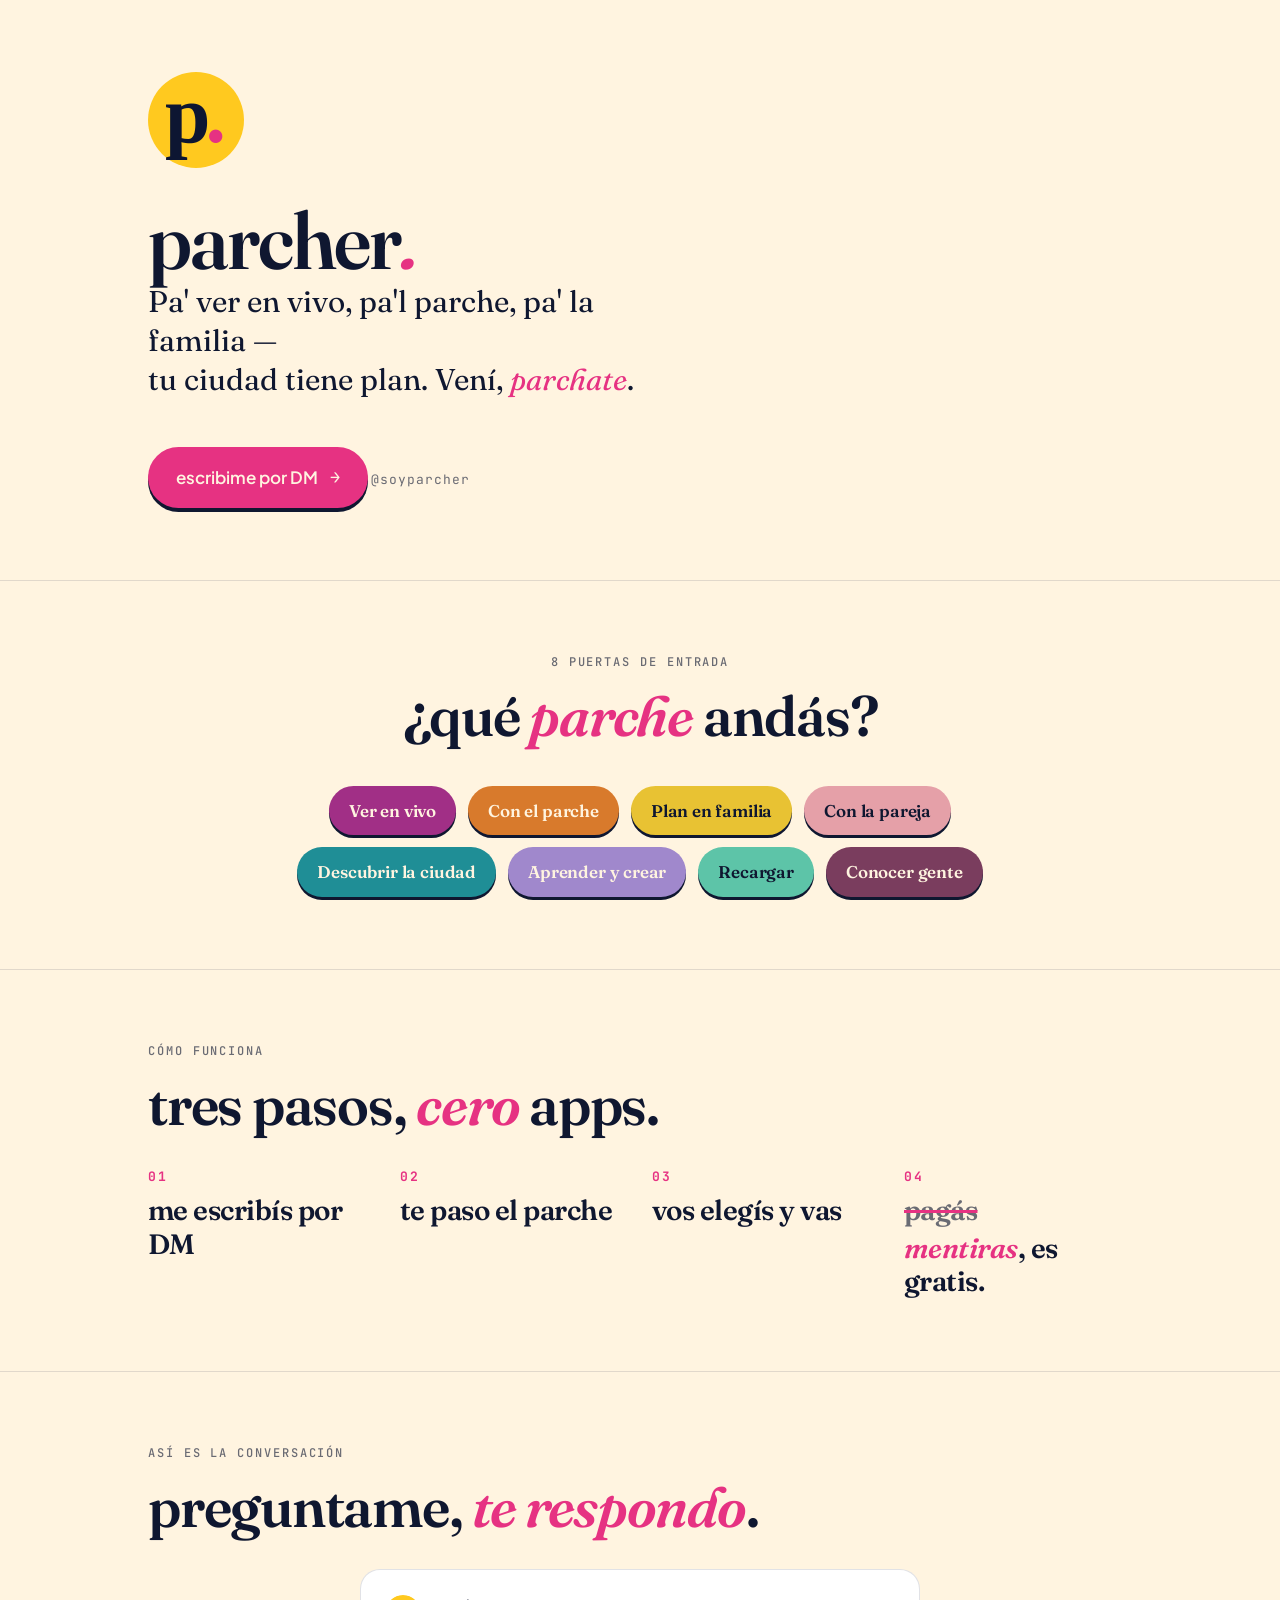
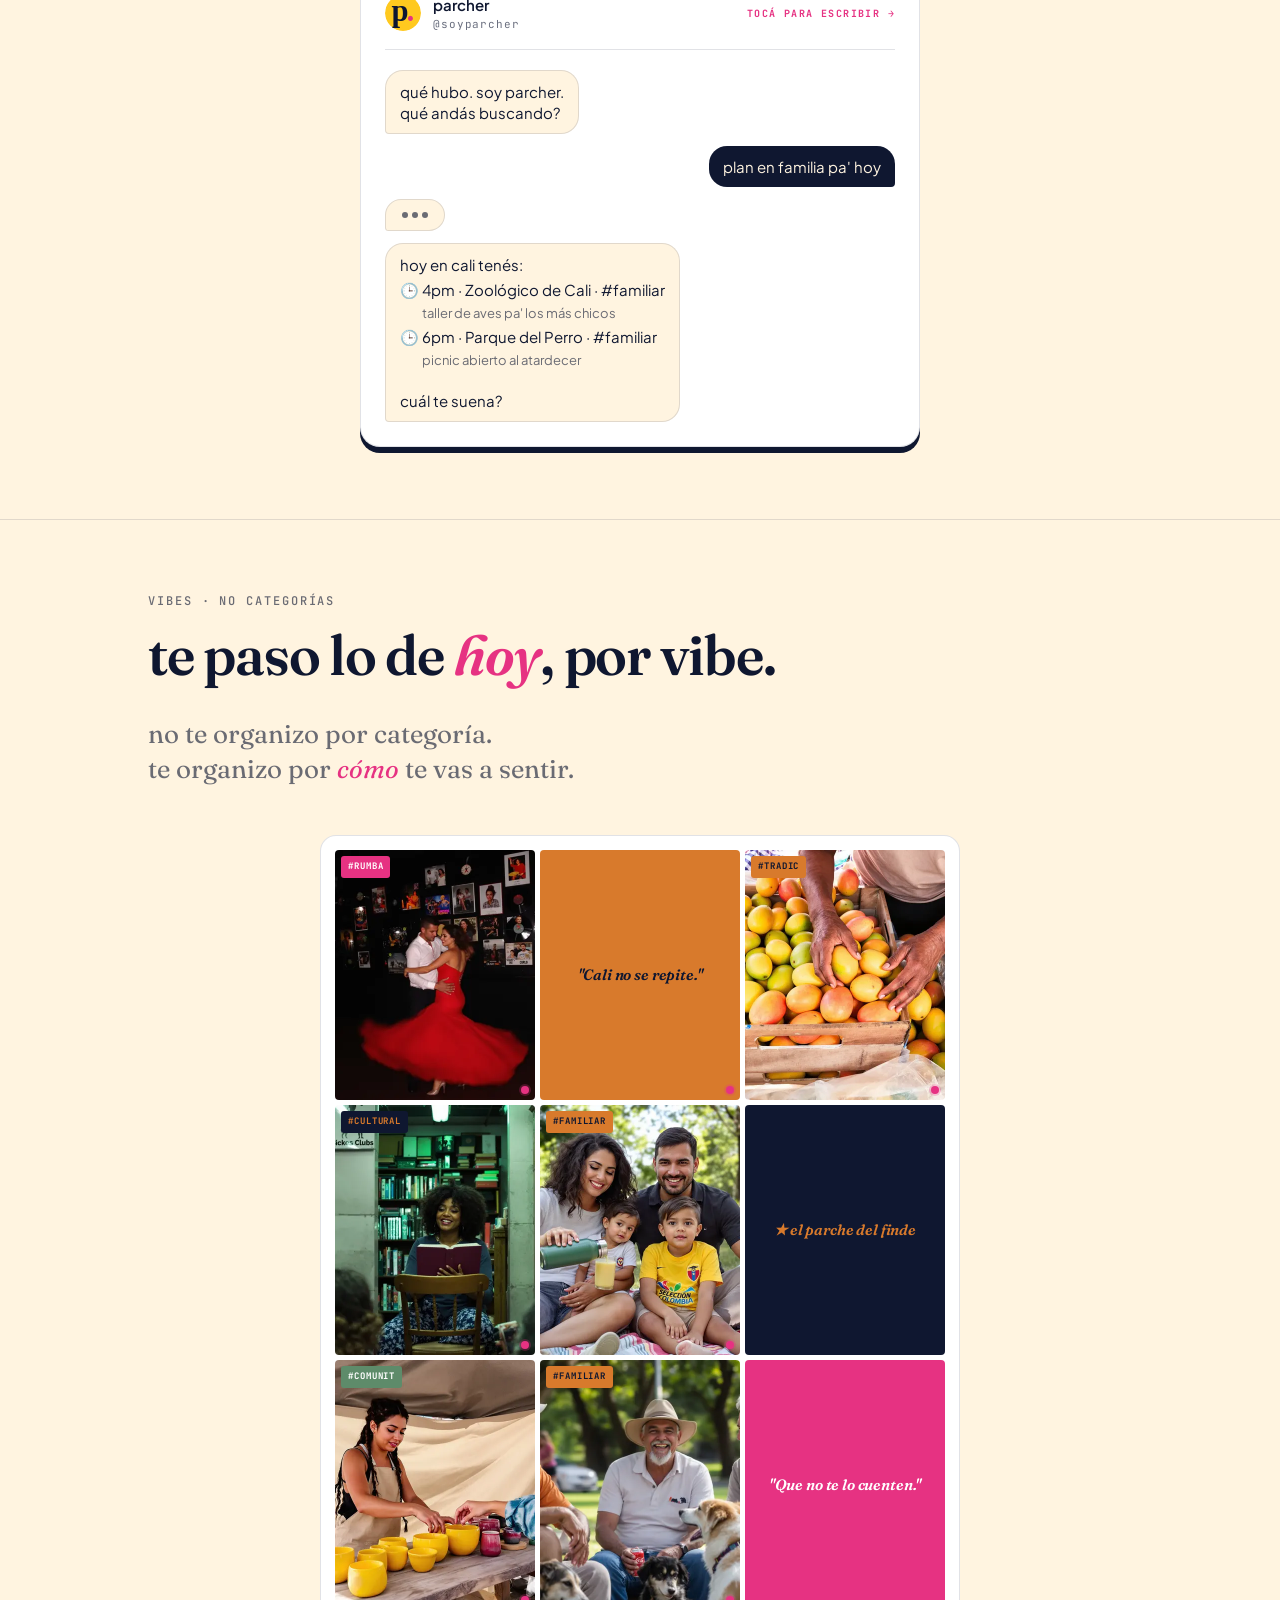
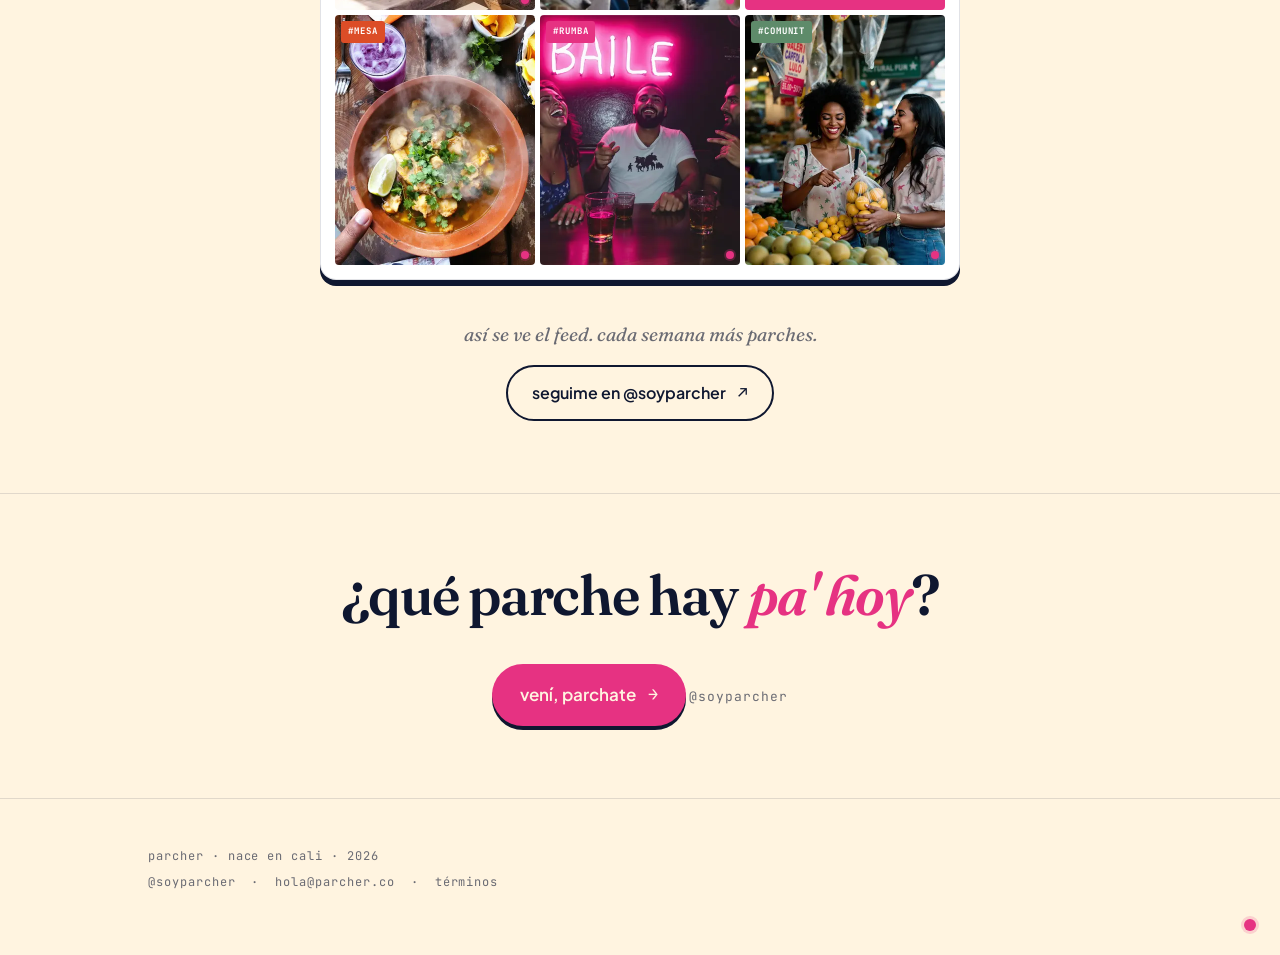
<file: index.html>
<!doctype html>
<html lang="es">
<head>
  <meta charset="utf-8" />
  <meta name="viewport" content="width=device-width, initial-scale=1" />
  <title>parcher · planes y eventos de tu ciudad</title>
  <meta name="description" content="Pa' ver en vivo, pa'l parche, pa' la familia — tu ciudad tiene plan. Mandame DM en @soyparcher y te paso el parche." />

  <!-- SEO · canonical + indexable -->
  <link rel="canonical" href="https://parcher.co/" />
  <meta name="robots" content="index, follow" />

  <!-- open graph -->
  <meta property="og:title" content="parcher · vení, parchate." />
  <meta property="og:description" content="Pa' ver en vivo, pa'l parche, pa' la familia — tu ciudad tiene plan." />
  <meta property="og:type" content="website" />
  <meta property="og:url" content="https://parcher.co/" />
  <meta property="og:image" content="https://parcher.co/assets/og-image.png" />
  <meta property="og:image:alt" content="parcher · planes y eventos de Cali" />
  <meta property="og:locale" content="es_CO" />
  <meta property="og:site_name" content="parcher" />
  <meta name="twitter:card" content="summary_large_image" />
  <meta name="twitter:site" content="@soyparcher" />
  <meta name="twitter:title" content="parcher · vení, parchate." />
  <meta name="twitter:description" content="Pa' ver en vivo, pa'l parche, pa' la familia — tu ciudad tiene plan." />
  <meta name="twitter:image" content="https://parcher.co/assets/og-image.png" />

  <!-- favicon -->
  <link rel="icon" type="image/svg+xml" href="assets/logo/parcher-monogram-avatar.svg" />

  <!-- fonts -->
  <link rel="preconnect" href="https://fonts.googleapis.com" />
  <link rel="preconnect" href="https://fonts.gstatic.com" crossorigin />
  <link href="https://fonts.googleapis.com/css2?family=Fraunces:ital,wght@0,500;0,600;0,700;1,500;1,600&family=Plus+Jakarta+Sans:wght@400;500;600;700&family=JetBrains+Mono:wght@500;700&display=swap" rel="stylesheet" />

  <link rel="stylesheet" href="styles.css" />

  <!-- GA4 plumbing · ID en window var pa' centralizar en un punto.
       analytics.js carga gtag async y expone window.parcherTrack(). -->
  <script>window.PARCHER_GA4_ID = 'G-7VSJY74C7S';</script>
  <script src="/analytics.js" async></script>
</head>
<body>

  <!-- 1. HERO -->
  <section class="hero">
    <div class="container">
      <img class="hero-avatar" src="assets/logo/parcher-monogram-avatar.svg" alt="parcher" />

      <h1>parcher<span class="dot">.</span></h1>

      <p class="hero-tagline">
        Pa' ver en vivo, pa'l parche, pa' la familia —<br />
        tu ciudad tiene plan. Vení, <span class="accent">parchate</span>.
      </p>

      <a class="cta-primary" href="https://ig.me/m/soyparcher" target="_blank" rel="noopener"
         data-track="click_dm_cta" data-track-surface="home_hero">
        <span>escribime por DM</span>
        <span class="arrow">→</span>
      </a>
      <div class="cta-secondary">@soyparcher</div>
    </div>
  </section>

  <!-- 1.bis · OCASIONES · 8 puertas de entrada del catalog SSOT -->
  <section class="ocasiones">
    <div class="container">
      <p class="eyebrow">8 puertas de entrada</p>
      <h2>¿qué <span class="accent">parche</span> andás?</h2>

      <!-- fg por regla §5.5 (tokens.json): sol·rosa·jade piden tinta; el resto crema. -->
      <ul class="ocasiones-grid" aria-label="ocasiones canónicas">
        <li><a class="ocasion-chip" style="--c: var(--ocasion-live-shows);   --ct: var(--crema);" href="https://ig.me/m/soyparcher" target="_blank" rel="noopener" data-track="click_ocasion_chip" data-track-ocasion-key="live_shows">Ver en vivo</a></li>
        <li><a class="ocasion-chip" style="--c: var(--ocasion-with-friends); --ct: var(--crema);" href="https://ig.me/m/soyparcher" target="_blank" rel="noopener" data-track="click_ocasion_chip" data-track-ocasion-key="with_friends">Con el parche</a></li>
        <li><a class="ocasion-chip" style="--c: var(--ocasion-with-family);  --ct: var(--tinta);" href="https://ig.me/m/soyparcher" target="_blank" rel="noopener" data-track="click_ocasion_chip" data-track-ocasion-key="with_family">Plan en familia</a></li>
        <li><a class="ocasion-chip" style="--c: var(--ocasion-with-partner); --ct: var(--tinta);" href="https://ig.me/m/soyparcher" target="_blank" rel="noopener" data-track="click_ocasion_chip" data-track-ocasion-key="with_partner">Con la pareja</a></li>
        <li><a class="ocasion-chip" style="--c: var(--ocasion-explore-city); --ct: var(--crema);" href="https://ig.me/m/soyparcher" target="_blank" rel="noopener" data-track="click_ocasion_chip" data-track-ocasion-key="explore_city">Descubrir la ciudad</a></li>
        <li><a class="ocasion-chip" style="--c: var(--ocasion-learn-create); --ct: var(--crema);" href="https://ig.me/m/soyparcher" target="_blank" rel="noopener" data-track="click_ocasion_chip" data-track-ocasion-key="learn_create">Aprender y crear</a></li>
        <li><a class="ocasion-chip" style="--c: var(--ocasion-recharge);     --ct: var(--tinta);" href="https://ig.me/m/soyparcher" target="_blank" rel="noopener" data-track="click_ocasion_chip" data-track-ocasion-key="recharge">Recargar</a></li>
        <li><a class="ocasion-chip" style="--c: var(--ocasion-meet-people);  --ct: var(--crema);" href="https://ig.me/m/soyparcher" target="_blank" rel="noopener" data-track="click_ocasion_chip" data-track-ocasion-key="meet_people">Conocer gente</a></li>
      </ul>
    </div>
  </section>

  <!-- 2. CÓMO FUNCIONA -->
  <section class="how">
    <div class="container">
      <p class="eyebrow">cómo funciona</p>
      <h2>tres pasos, <span class="accent">cero</span> apps.</h2>

      <div class="steps">
        <div>
          <div class="step-number">01</div>
          <div class="step-text">me escribís por DM</div>
        </div>
        <div>
          <div class="step-number">02</div>
          <div class="step-text">te paso el parche</div>
        </div>
        <div>
          <div class="step-number">03</div>
          <div class="step-text">vos elegís y vas</div>
        </div>
        <div class="step-joke">
          <div class="step-number">04</div>
          <div class="step-text">
            <span class="step-strike">pagás</span>
            <span class="step-punch"><span class="accent">mentiras</span>, es gratis.</span>
          </div>
        </div>
      </div>
    </div>
  </section>

  <!-- 3. SAMPLE DM (clickable → abre DM) -->
  <section class="sample-dm">
    <div class="container">
      <p class="eyebrow">así es la conversación</p>
      <h2>preguntame, <span class="accent">te respondo</span>.</h2>

      <a class="dm-link" href="https://ig.me/m/soyparcher" target="_blank" rel="noopener" aria-label="abrir conversación con @soyparcher en Instagram"
         data-track="click_dm_cta" data-track-surface="home_sample_dm">
        <div class="dm-wrap" id="dm">
          <div class="dm-header">
            <div class="dm-header-avatar">
              <img src="assets/logo/parcher-monogram-avatar.svg" alt="" />
            </div>
            <div>
              <div class="dm-header-name">parcher</div>
              <div class="dm-header-sub">@soyparcher</div>
            </div>
            <div class="dm-header-hint">tocá para escribir →</div>
          </div>

          <div class="dm-stream">
            <div class="bubble bot b1">
              qué hubo. soy parcher.<br />qué andás buscando?
            </div>

            <div class="bubble me b2">
              plan en familia pa' hoy
            </div>

            <div class="typing t1" aria-hidden="true">
              <span></span><span></span><span></span>
            </div>

            <div class="bubble bot b3">
              hoy en cali tenés:
              <span class="ev">🕒 4pm · Zoológico de Cali · #familiar</span>
              <span class="ev-sub">taller de aves pa' los más chicos</span>
              <span class="ev">🕒 6pm · Parque del Perro · #familiar</span>
              <span class="ev-sub">picnic abierto al atardecer</span>
              <br />cuál te suena?
            </div>
          </div>
        </div>
      </a>
    </div>
  </section>

  <!-- 4. VIBES · feed mockup (clickable → abre perfil IG) -->
  <section class="vibes">
    <div class="container">
      <p class="eyebrow">vibes · no categorías</p>
      <h2>te paso lo de <span class="accent">hoy</span>, por vibe.</h2>

      <p class="vibes-intro muted">
        no te organizo por categoría.<br />
        te organizo por <span class="accent">cómo</span> te vas a sentir.
      </p>

      <!-- feed mockup · formato brand book §8 / parcher-instagram-system.html -->
      <div class="feed-grid" aria-label="mockup del feed de @soyparcher">
        <!-- row 1 -->
        <a class="feed-cell" href="https://instagram.com/soyparcher" target="_blank" rel="noopener">
          <img src="assets/feed/14-salsoteca.webp" alt="" loading="lazy" width="400" height="500" />
          <span class="feed-tag magenta">#rumba</span>
          <div class="feed-watermark"></div>
        </a>
        <a class="feed-cell editorial" href="https://instagram.com/soyparcher" target="_blank" rel="noopener">
          <div class="text">"Cali no se repite."</div>
          <div class="feed-watermark"></div>
        </a>
        <a class="feed-cell" href="https://instagram.com/soyparcher" target="_blank" rel="noopener">
          <img src="assets/feed/02-mercado.webp" alt="" loading="lazy" width="400" height="500" />
          <span class="feed-tag cali">#tradic</span>
          <div class="feed-watermark"></div>
        </a>

        <!-- row 2 -->
        <a class="feed-cell" href="https://instagram.com/soyparcher" target="_blank" rel="noopener">
          <img src="assets/feed/12-formacion.webp" alt="" loading="lazy" width="400" height="500" />
          <span class="feed-tag ink">#cultural</span>
          <div class="feed-watermark"></div>
        </a>
        <a class="feed-cell" href="https://instagram.com/soyparcher" target="_blank" rel="noopener">
          <img src="assets/feed/10-familia.webp" alt="" loading="lazy" width="400" height="500" />
          <span class="feed-tag cali">#familiar</span>
          <div class="feed-watermark"></div>
        </a>
        <a class="feed-cell editorial dark" href="https://instagram.com/soyparcher" target="_blank" rel="noopener">
          <div class="text">★ el parche del finde</div>
        </a>

        <!-- row 3 -->
        <a class="feed-cell" href="https://instagram.com/soyparcher" target="_blank" rel="noopener">
          <img src="assets/feed/13-emprendimiento.webp" alt="" loading="lazy" width="400" height="500" />
          <span class="feed-tag pacific">#comunit</span>
          <div class="feed-watermark"></div>
        </a>
        <a class="feed-cell" href="https://instagram.com/soyparcher" target="_blank" rel="noopener">
          <img src="assets/feed/11-mascotas.webp" alt="" loading="lazy" width="400" height="500" />
          <span class="feed-tag cali">#familiar</span>
          <div class="feed-watermark"></div>
        </a>
        <a class="feed-cell editorial magenta" href="https://instagram.com/soyparcher" target="_blank" rel="noopener">
          <div class="text">"Que no te lo cuenten."</div>
        </a>

        <!-- row 4 -->
        <a class="feed-cell" href="https://instagram.com/soyparcher" target="_blank" rel="noopener">
          <img src="assets/feed/04-comida.webp" alt="" loading="lazy" width="400" height="500" />
          <span class="feed-tag salsa">#mesa</span>
          <div class="feed-watermark"></div>
        </a>
        <a class="feed-cell" href="https://instagram.com/soyparcher" target="_blank" rel="noopener">
          <img src="assets/feed/01-parche-noche.webp" alt="" loading="lazy" width="400" height="500" />
          <span class="feed-tag magenta">#rumba</span>
          <div class="feed-watermark"></div>
        </a>
        <a class="feed-cell" href="https://instagram.com/soyparcher" target="_blank" rel="noopener">
          <img src="assets/feed/16-amigas-mercado.webp" alt="" loading="lazy" width="400" height="500" />
          <span class="feed-tag pacific">#comunit</span>
          <div class="feed-watermark"></div>
        </a>
      </div>

      <!-- CTA seguir en IG -->
      <div class="vibes-follow">
        <p class="vibes-follow-line muted">así se ve el feed. cada semana más parches.</p>
        <a class="cta-ig" href="https://instagram.com/soyparcher" target="_blank" rel="noopener">
          <span>seguime en @soyparcher</span>
          <span class="arrow">↗</span>
        </a>
      </div>
    </div>
  </section>

  <!-- 5. CTA FINAL -->
  <section class="cta-final">
    <div class="container">
      <h2>¿qué parche hay <span class="accent">pa' hoy</span>?</h2>

      <a class="cta-primary" href="https://ig.me/m/soyparcher" target="_blank" rel="noopener"
         data-track="click_dm_cta" data-track-surface="home_cta_final">
        <span>vení, parchate</span>
        <span class="arrow">→</span>
      </a>
      <div class="cta-secondary">@soyparcher</div>
    </div>
  </section>

  <!-- 6. FOOTER -->
  <footer>
    <div class="container">
      <div>parcher · nace en cali · 2026</div>
      <div>
        <a href="https://instagram.com/soyparcher" target="_blank" rel="noopener">@soyparcher</a>
        &nbsp;·&nbsp;
        <a href="mailto:hola@parcher.co">hola@parcher.co</a>
        &nbsp;·&nbsp;
        <a href="/terms">términos</a>
      </div>
    </div>
    <div class="watermark" aria-hidden="true"></div>
  </footer>

  <script>
    // trigger animación del sample DM cuando entra al viewport
    (function () {
      var dm = document.getElementById('dm');
      if (!dm || !('IntersectionObserver' in window)) {
        if (dm) dm.classList.add('in-view');
        return;
      }
      var io = new IntersectionObserver(function (entries) {
        entries.forEach(function (e) {
          if (e.isIntersecting) {
            dm.classList.add('in-view');
            io.disconnect();
          }
        });
      }, { threshold: 0.35 });
      io.observe(dm);
    })();
  </script>
</body>
</html>
</file>
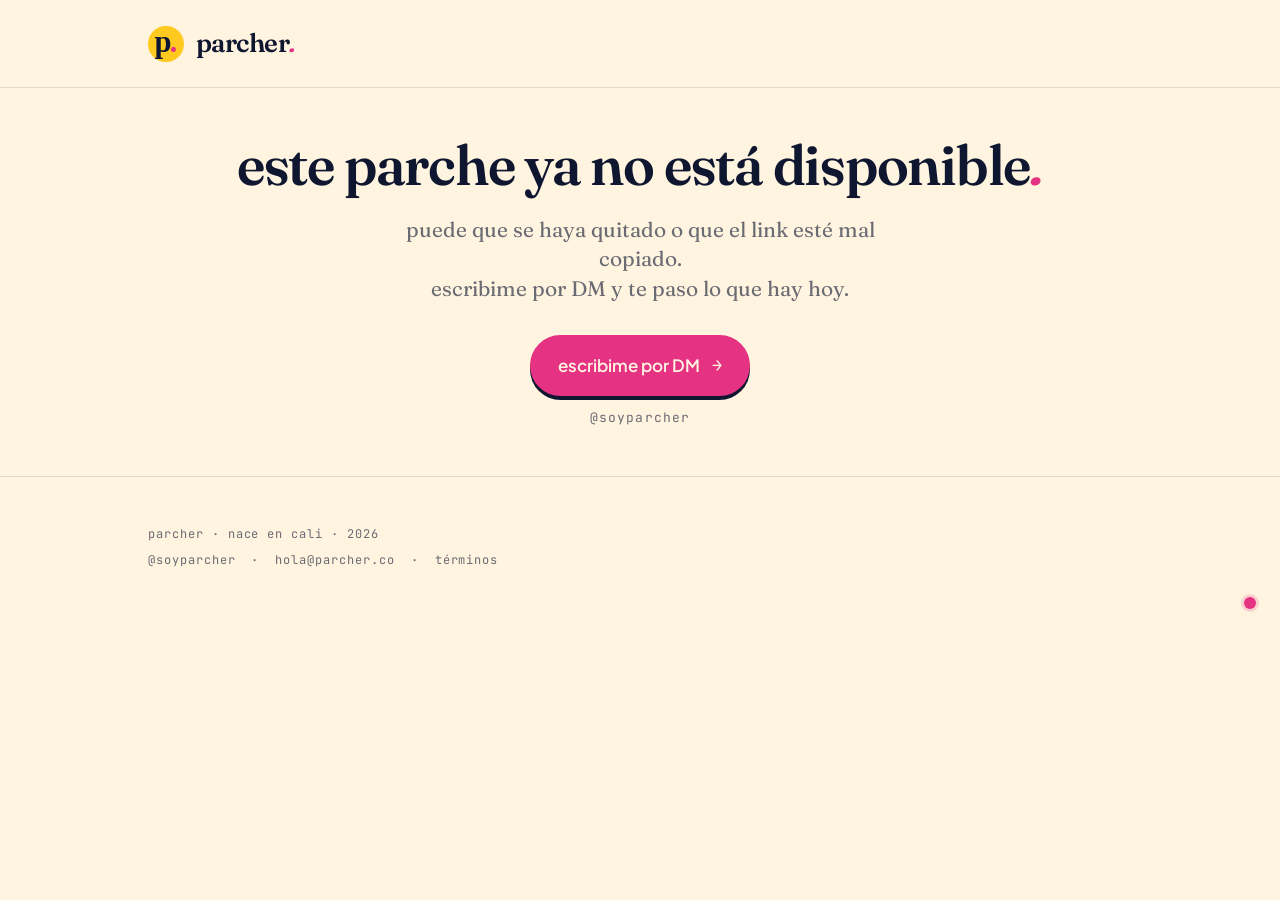
<file: event.html>
<!doctype html>
<html lang="es">
<head>
  <meta charset="utf-8" />
  <meta name="viewport" content="width=device-width, initial-scale=1" />
  <title>parcher · detalle del parche</title>
  <meta name="description" content="detalle del parche en parcher. mandame DM en @soyparcher y te paso más." />

  <!-- event.html es el fallback que sirve la CDN sólo si el prerender por
       evento no está · ese estado es transitorio (race condition entre
       ingesta y prerender). Lo marcamos noindex pa' que Google no agarre
       este shell genérico como canon. Los prerenders sí van index/follow. -->
  <meta name="robots" content="noindex, follow" />

  <!-- open graph (genéricos en este fallback · los prerenders pisan con valores reales) -->
  <meta property="og:title" content="parcher · vení, parchate." />
  <meta property="og:description" content="los parches de tu ciudad." />
  <meta property="og:type" content="article" />
  <meta property="og:url" content="https://parcher.co/" />
  <meta property="og:image" content="https://parcher.co/assets/og-image.png" />
  <meta property="og:locale" content="es_CO" />
  <meta property="og:site_name" content="parcher" />
  <meta name="twitter:card" content="summary_large_image" />
  <meta name="twitter:site" content="@soyparcher" />

  <link rel="icon" type="image/svg+xml" href="/assets/logo/parcher-monogram-avatar.svg" />

  <link rel="preconnect" href="https://fonts.googleapis.com" />
  <link rel="preconnect" href="https://fonts.gstatic.com" crossorigin />
  <link href="https://fonts.googleapis.com/css2?family=Fraunces:ital,wght@0,500;0,600;0,700;1,500;1,600&family=Plus+Jakarta+Sans:wght@400;500;600;700&family=JetBrains+Mono:wght@500;700&display=swap" rel="stylesheet" />

  <link rel="stylesheet" href="/styles.css" />

  <!-- GA4 plumbing -->
  <script>window.PARCHER_GA4_ID = 'G-7VSJY74C7S';</script>
  <script src="/analytics.js" async></script>
</head>
<body class="event-page">

  <!-- header · Sin wrap de .container a propósito: el .ev-brand carga su
       propia alineación (max-width + padding) en styles.css, así matchea
       la estructura de los prerenders del backend sin requerir re-prerender. -->
  <header class="ev-header">
    <a class="ev-brand" href="/" aria-label="ir al inicio de parcher">
      <img src="/assets/logo/parcher-monogram-avatar.svg" alt="" />
      <span>parcher<span class="dot">.</span></span>
    </a>
  </header>

  <!-- root: el JS reemplaza este nodo según estado (loading / 404 / ok) -->
  <main id="ev-root">
    <section class="ev-state ev-loading" aria-busy="true" aria-live="polite">
      <div class="container">
        <div class="ev-skeleton ev-skeleton-hero"></div>
        <div class="ev-skeleton ev-skeleton-line w70"></div>
        <div class="ev-skeleton ev-skeleton-line w40"></div>
        <div class="ev-skeleton ev-skeleton-line w80"></div>
      </div>
    </section>
  </main>

  <!-- footer -->
  <footer>
    <div class="container">
      <div>parcher · nace en cali · 2026</div>
      <div>
        <a href="https://instagram.com/soyparcher" target="_blank" rel="noopener">@soyparcher</a>
        &nbsp;·&nbsp;
        <a href="mailto:hola@parcher.co">hola@parcher.co</a>
        &nbsp;·&nbsp;
        <a href="/terms">términos</a>
      </div>
    </div>
    <div class="watermark" aria-hidden="true"></div>
  </footer>

  <!-- API base configurable: por defecto producción -->
  <script>
    window.PARCHER_API_BASE = window.PARCHER_API_BASE || 'https://api.parcher.city';
  </script>
  <script src="/event.js" defer></script>
</body>
</html>
</file>
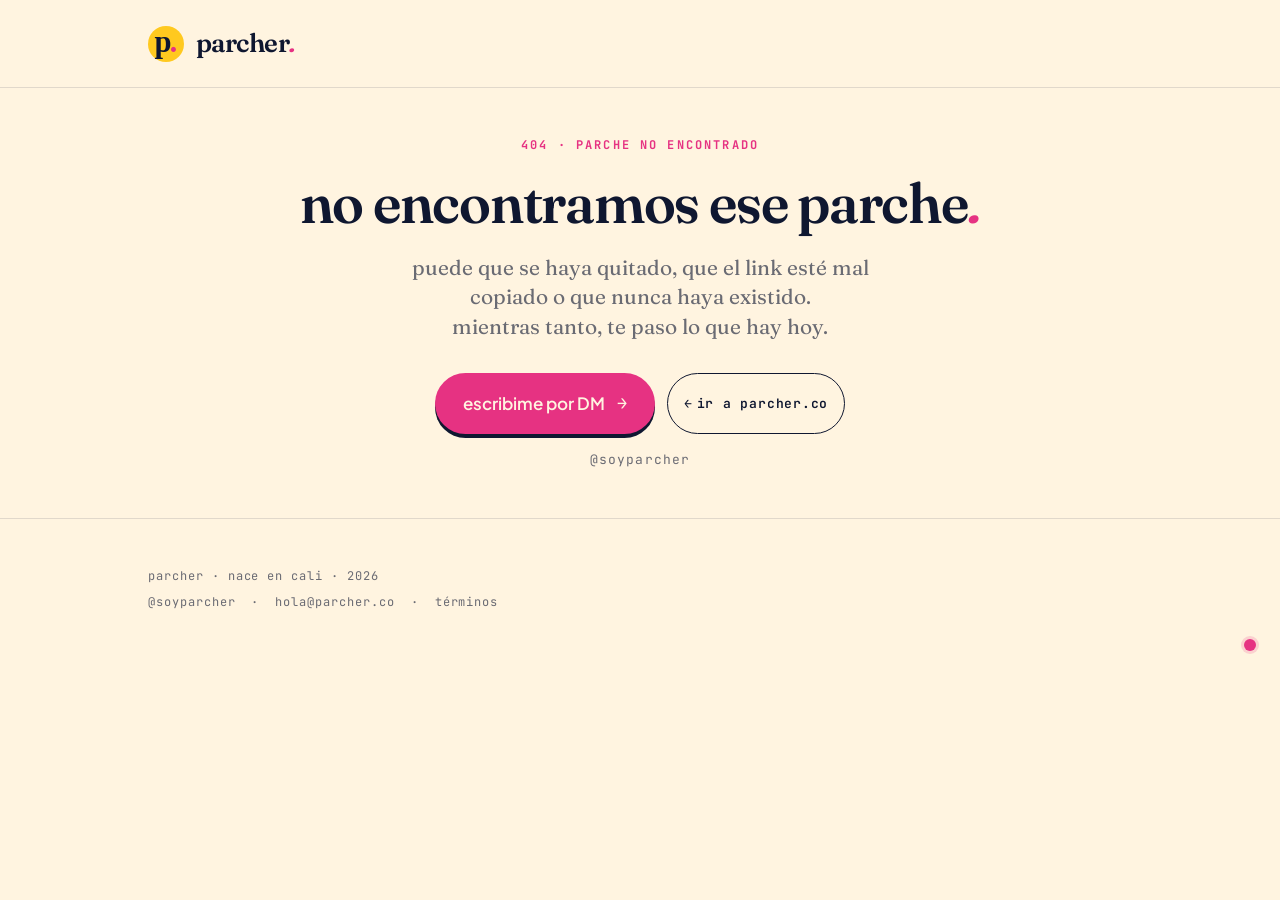
<file: shortcode.html>
<!doctype html>
<html lang="es">
<head>
  <meta charset="utf-8" />
  <title>parcher · resolviendo…</title>

  <!-- No indexar el shell intermedio · el destino canónico es /e/<id> -->
  <meta name="robots" content="noindex, nofollow" />

  <!-- Acelerar la llamada al backend: handshake TLS antes de parsear el resto -->
  <link rel="preconnect" href="https://api.parcher.city" crossorigin />

  <!-- Sin fonts ni CSS · esta página existe pa' redirigir, no pa' verse.
       Inline JS en <head> sin defer pa' arrancar el fetch lo antes posible. -->
  <script>
  (function () {
    // 2 formatos llegan acá (el parche de coordinación de 10ch lo sirve el
    // CloudFront Function como la app en parcher.co · NO pasa por shortcode.html):
    //  · Event shortcode (7 chars base32-ish · sin 0/1/I/L/O) → API resolve a /e/<id>.
    //  · OTP-IG code (PARCHE + 4 chars sin confundibles · 10 chars · ADR 018)
    //    → redirige a ig.me/m/soyparcher?ref=<token> pa' login OTP-IG.
    var SHORTCODE_RE = /^[2-9A-HJ-NP-Za-km-z]{7}$/;            // 7 chars
    var PARCHE_TOKEN_RE = /^PARCHE[ABCDEFGHJKMNPQRSTUVWXYZ23456789]{4}$/; // 10 chars (OTP-IG)

    var path = window.location.pathname.split('/').filter(Boolean);
    var i = path.indexOf('p');
    var code = (i >= 0 && path[i + 1]) || path[path.length - 1] || '';

    function go404() { window.location.replace('/404.html'); }
    function goEvent(id) { window.location.replace('/e/' + encodeURIComponent(id)); }
    function goIgme(token) {
      // ref se pasa AUTENTICADO por Meta al webhook del bot · no se confía en
      // texto del usuario. La app/bot resuelve la sesión al recibir el referral.
      window.location.replace('https://ig.me/m/soyparcher?ref=' + encodeURIComponent(token));
    }
    if (!code) { go404(); return; }

    // OTP-IG (prefix PARCHE) → chat del bot.
    if (PARCHE_TOKEN_RE.test(code)) { goIgme(code); return; }

    if (!SHORTCODE_RE.test(code)) { go404(); return; }

    fetch('https://api.parcher.city/api/public/shortcodes/' + encodeURIComponent(code), {
      headers: { Accept: 'application/json' },
    })
      .then(function (r) { return r.ok ? r.json() : null; })
      .then(function (d) {
        if (d && d.event_id) goEvent(d.event_id);
        else go404();
      })
      .catch(function () { go404(); });
  })();
  </script>
</head>
<body>
  <!-- Visible solo si JS falla — fallback accesible -->
  <noscript>
    <p>Este link redirige al parche correspondiente.
      <a href="https://ig.me/m/soyparcher">Escribime por DM si no carga.</a></p>
  </noscript>
</body>
</html>
</file>
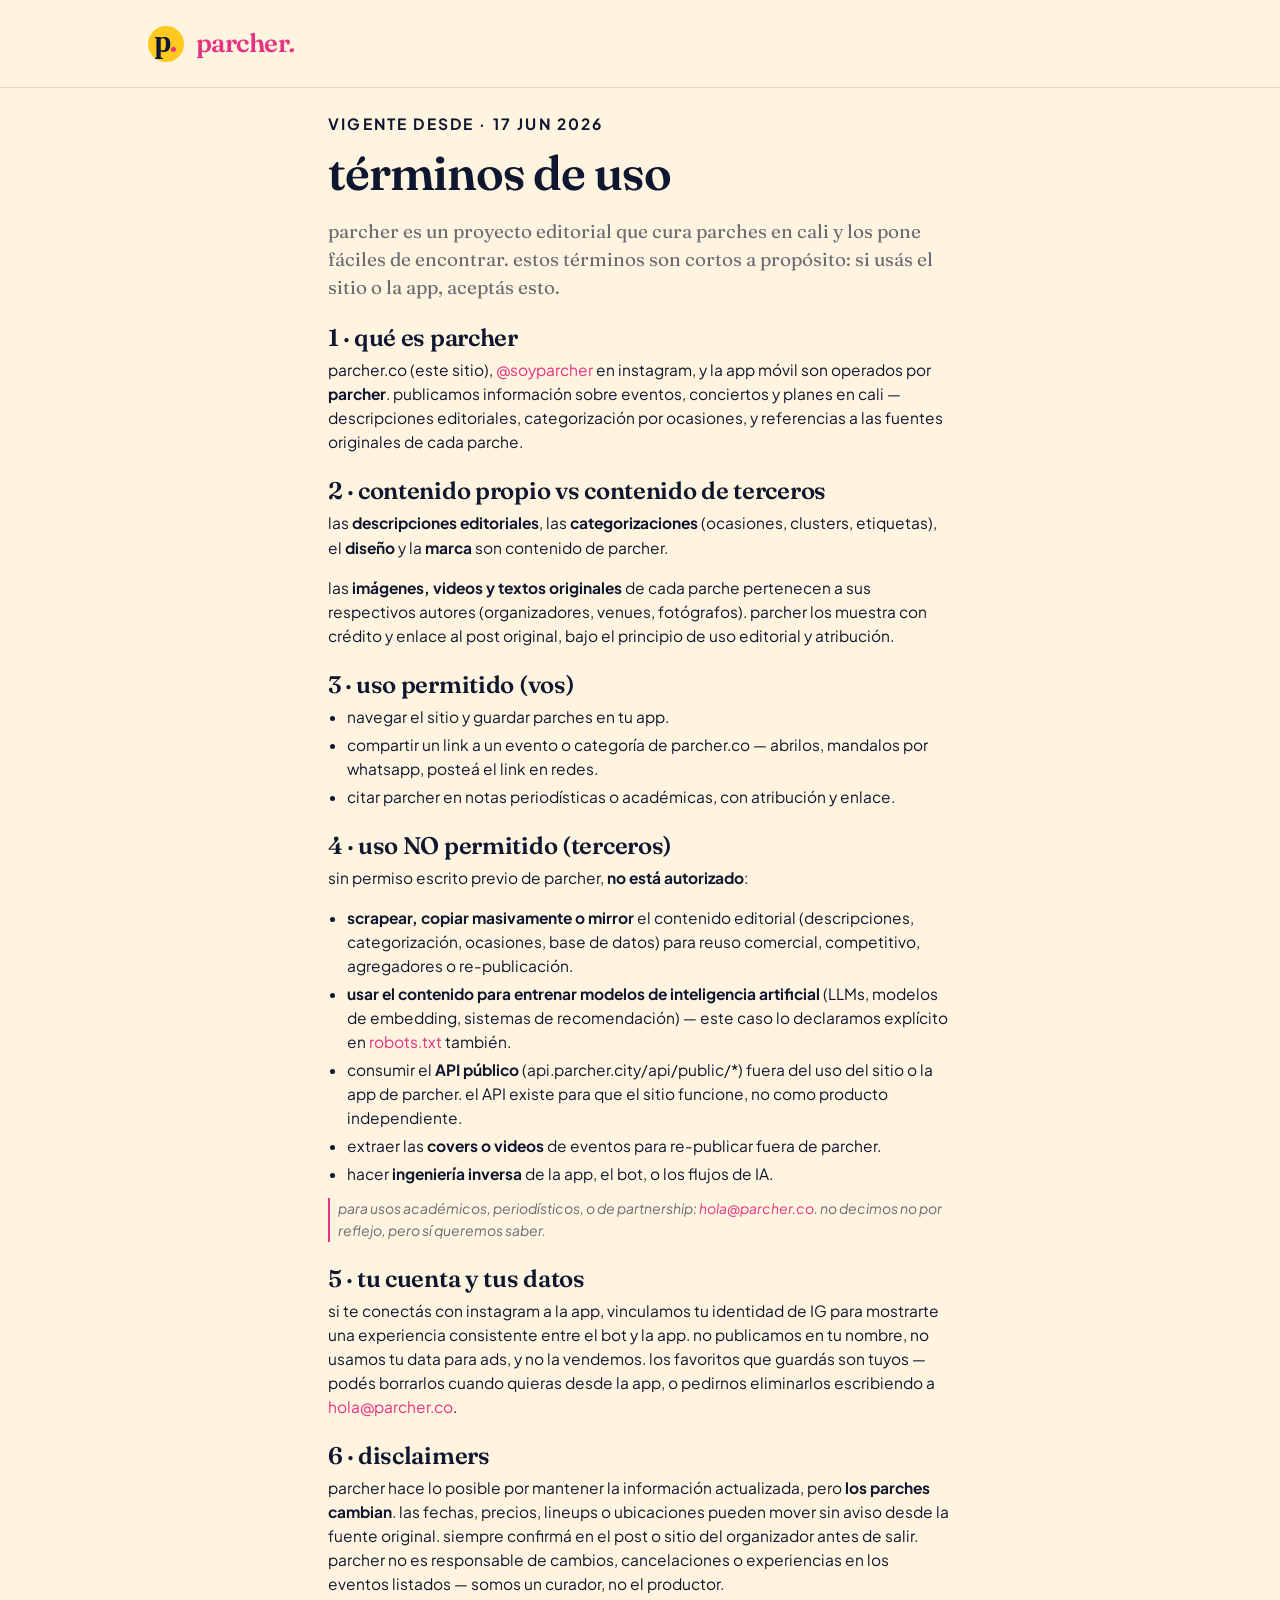
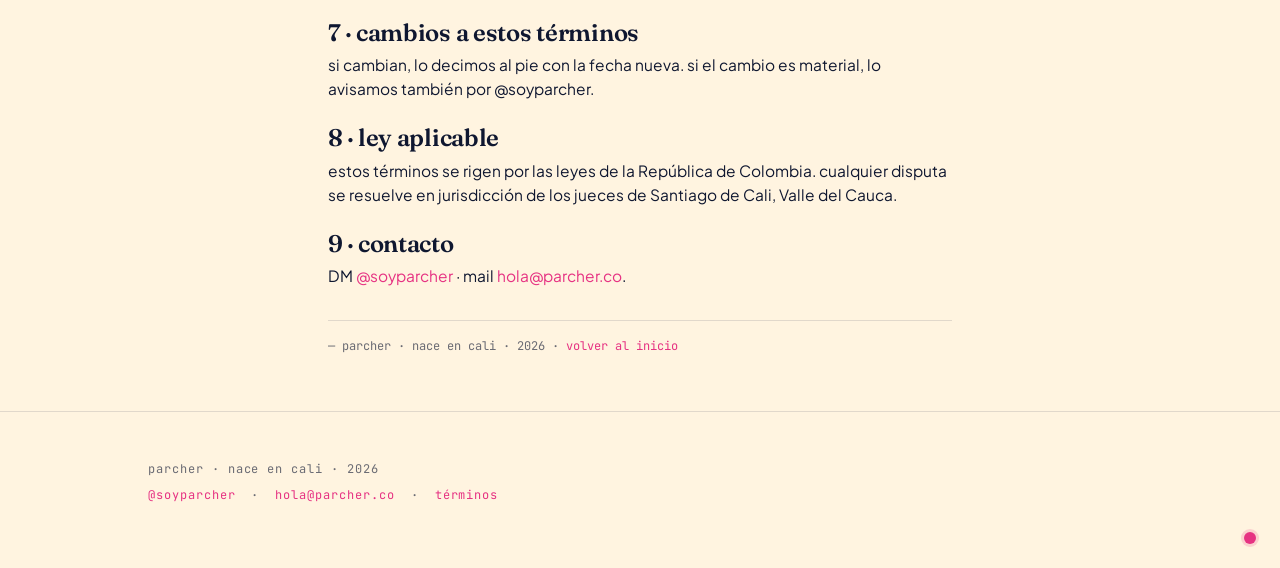
<file: terms.html>
<!doctype html>
<html lang="es">
<head>
  <meta charset="utf-8" />
  <meta name="viewport" content="width=device-width, initial-scale=1" />
  <title>términos de uso · parcher</title>
  <meta name="description" content="Términos de uso de parcher.co. Reglas claras: el contenido es editorial, no se reusa comercialmente, y los datos son tuyos." />
  <link rel="canonical" href="https://parcher.co/terms" />
  <meta name="robots" content="index, follow" />

  <meta property="og:type" content="article" />
  <meta property="og:title" content="términos de uso · parcher" />
  <meta property="og:url" content="https://parcher.co/terms" />
  <meta property="og:site_name" content="parcher" />
  <meta property="og:locale" content="es_CO" />

  <link rel="icon" type="image/svg+xml" href="/assets/logo/parcher-monogram-avatar.svg" />
  <link rel="preconnect" href="https://fonts.googleapis.com" />
  <link rel="preconnect" href="https://fonts.gstatic.com" crossorigin />
  <link href="https://fonts.googleapis.com/css2?family=Fraunces:ital,wght@0,500;0,600;0,700;1,500;1,600&family=Plus+Jakarta+Sans:wght@400;500;600;700&family=JetBrains+Mono:wght@500;700&display=swap" rel="stylesheet" />
  <link rel="stylesheet" href="/styles.css" />
</head>
<body class="legal-page">

  <header class="ev-header">
    <a class="ev-brand" href="/" aria-label="ir al inicio de parcher">
      <img src="/assets/logo/parcher-monogram-avatar.svg" alt="" />
      <span>parcher<span class="dot">.</span></span>
    </a>
  </header>

  <main>
    <div class="container legal-container">
      <p class="legal-eyebrow">vigente desde · 17 jun 2026</p>
      <h1>términos de uso</h1>

      <p class="lead">
        parcher es un proyecto editorial que cura parches en cali y los pone fáciles
        de encontrar. estos términos son cortos a propósito: si usás el sitio o la app,
        aceptás esto.
      </p>

      <h2>1 · qué es parcher</h2>
      <p>
        parcher.co (este sitio), <a href="https://instagram.com/soyparcher" rel="noopener">@soyparcher</a> en instagram,
        y la app móvil son operados por <strong>parcher</strong>. publicamos información
        sobre eventos, conciertos y planes en cali — descripciones editoriales, categorización
        por ocasiones, y referencias a las fuentes originales de cada parche.
      </p>

      <h2>2 · contenido propio vs contenido de terceros</h2>
      <p>
        las <strong>descripciones editoriales</strong>, las <strong>categorizaciones</strong>
        (ocasiones, clusters, etiquetas), el <strong>diseño</strong> y la <strong>marca</strong>
        son contenido de parcher.
      </p>
      <p>
        las <strong>imágenes, videos y textos originales</strong> de cada parche pertenecen
        a sus respectivos autores (organizadores, venues, fotógrafos). parcher los muestra
        con crédito y enlace al post original, bajo el principio de uso editorial y
        atribución.
      </p>

      <h2>3 · uso permitido (vos)</h2>
      <ul>
        <li>navegar el sitio y guardar parches en tu app.</li>
        <li>compartir un link a un evento o categoría de parcher.co — abrilos, mandalos por whatsapp, posteá el link en redes.</li>
        <li>citar parcher en notas periodísticas o académicas, con atribución y enlace.</li>
      </ul>

      <h2>4 · uso NO permitido (terceros)</h2>
      <p>sin permiso escrito previo de parcher, <strong>no está autorizado</strong>:</p>
      <ul>
        <li>
          <strong>scrapear, copiar masivamente o mirror</strong> el contenido editorial
          (descripciones, categorización, ocasiones, base de datos) para reuso comercial,
          competitivo, agregadores o re-publicación.
        </li>
        <li>
          <strong>usar el contenido para entrenar modelos de inteligencia artificial</strong>
          (LLMs, modelos de embedding, sistemas de recomendación) — este caso lo declaramos
          explícito en <a href="/robots.txt">robots.txt</a> también.
        </li>
        <li>
          consumir el <strong>API público</strong> (api.parcher.city/api/public/*) fuera del
          uso del sitio o la app de parcher. el API existe para que el sitio funcione, no
          como producto independiente.
        </li>
        <li>
          extraer las <strong>covers o videos</strong> de eventos para re-publicar fuera de
          parcher.
        </li>
        <li>
          hacer <strong>ingeniería inversa</strong> de la app, el bot, o los flujos de IA.
        </li>
      </ul>
      <p class="legal-note">
        para usos académicos, periodísticos, o de partnership: <a href="mailto:hola@parcher.co">hola@parcher.co</a>.
        no decimos no por reflejo, pero sí queremos saber.
      </p>

      <h2>5 · tu cuenta y tus datos</h2>
      <p>
        si te conectás con instagram a la app, vinculamos tu identidad de IG para
        mostrarte una experiencia consistente entre el bot y la app. no publicamos en tu
        nombre, no usamos tu data para ads, y no la vendemos. los favoritos que guardás
        son tuyos — podés borrarlos cuando quieras desde la app, o pedirnos eliminarlos
        escribiendo a <a href="mailto:hola@parcher.co">hola@parcher.co</a>.
      </p>

      <h2>6 · disclaimers</h2>
      <p>
        parcher hace lo posible por mantener la información actualizada, pero <strong>los
        parches cambian</strong>. las fechas, precios, lineups o ubicaciones pueden mover
        sin aviso desde la fuente original. siempre confirmá en el post o sitio del
        organizador antes de salir. parcher no es responsable de cambios, cancelaciones o
        experiencias en los eventos listados — somos un curador, no el productor.
      </p>

      <h2>7 · cambios a estos términos</h2>
      <p>
        si cambian, lo decimos al pie con la fecha nueva. si el cambio es material, lo
        avisamos también por @soyparcher.
      </p>

      <h2>8 · ley aplicable</h2>
      <p>
        estos términos se rigen por las leyes de la República de Colombia. cualquier
        disputa se resuelve en jurisdicción de los jueces de Santiago de Cali, Valle del
        Cauca.
      </p>

      <h2>9 · contacto</h2>
      <p>
        DM <a href="https://ig.me/m/soyparcher" rel="noopener">@soyparcher</a> · mail <a href="mailto:hola@parcher.co">hola@parcher.co</a>.
      </p>

      <p class="legal-footnote">
        — parcher · nace en cali · 2026 ·
        <a href="/">volver al inicio</a>
      </p>
    </div>
  </main>

  <footer>
    <div class="container">
      <div>parcher · nace en cali · 2026</div>
      <div>
        <a href="https://instagram.com/soyparcher" target="_blank" rel="noopener">@soyparcher</a>
        &nbsp;·&nbsp;
        <a href="mailto:hola@parcher.co">hola@parcher.co</a>
        &nbsp;·&nbsp;
        <a href="/terms">términos</a>
      </div>
    </div>
    <div class="watermark" aria-hidden="true"></div>
  </footer>

</body>
</html>
</file>
<file: styles.css>
/* parcher landing · styles.css
   Design tokens: SSOT = marca_parcher/tokens.json v4.3 · catalog v2.0.0
   Foundationals + clusters + ocasiones: definidos en assets/catalog/catalog.css
   (vendoreado al build-time desde https://catalog.parcher.co/v1/catalog.css
   por scripts/fetch-catalog.sh · fallback a marca_parcher/dist/catalog.css).
   El @import es local a propósito · same-origin = primera-pintura rápida y
   cero dependencia runtime con un tercer host. La SSOT vive en el CDN; el
   landing solo mantiene un mirror versionado en git que se refresca en cada
   deploy. Si necesitás forzar la última versión del CDN, corré:
     bash scripts/fetch-catalog.sh && bash deploy.sh
   Cualquier cambio visual se valida contra /opt/parcher/marca_parcher/parcher-brand-book.md */
@import url('./assets/catalog/catalog.css');

:root {
  /* ─── Family-level aliases (mapping cerrado por Iris · 2026-06-10)
     CALI    → mango   (ancla operativa de CALI · sol queda scoped a ocasión with_family)
     SALSA   → candela (RUMBA representante directa)
     PACIFIC → musgo   (COMUNIDAD · jade pide texto tinta y queda scoped a recharge)
     Nota estructural §8.3: feed tags son contextos de cluster, no de family.
     Estos --color-* son aliases temporales · migrar a cluster tokens directos al refactor. */
  --color-cali:    var(--mango);
  --color-salsa:   var(--candela);
  --color-pacific: var(--musgo);

  /* ─── Aliases legacy (deprecados · apuntan a foundationals v4)
     El nombre "magenta" se reserva: en v4 NO es cluster, es --marca foundational. */
  --color-ink:     var(--tinta);
  --color-crema:   var(--crema);
  --color-magenta: var(--marca);

  /* Semantic */
  --color-bg:        var(--crema);
  --color-fg:        var(--tinta);
  --color-fg-muted:  rgba(15, 23, 48, 0.62);
  --color-line:      rgba(15, 23, 48, 0.12);
  --color-accent:    var(--marca);
  /* CTA primario · regla §5.2.6: siempre --marca · cluster/family no lo reemplazan */
  --color-cta:       var(--marca);

  /* Spacing scale (múltiplos de 4) */
  --space-2:  4px;
  --space-3:  8px;
  --space-4:  12px;
  --space-5:  16px;
  --space-6:  20px;
  --space-7:  24px;
  --space-8:  32px;
  --space-9:  40px;
  --space-10: 48px;
  --space-11: 56px;
  --space-12: 64px;
  --space-13: 72px;
  --space-14: 88px;
  --space-15: 120px;

  /* Radius */
  --radius-sm:   6px;
  --radius-md:   14px;
  --radius-lg:   20px;
  --radius-xl:   24px;
  --radius-pill: 100px;

  /* Tipografía §6.1 */
  --font-display: 'Fraunces', 'Times New Roman', serif;
  --font-body:    'Plus Jakarta Sans', system-ui, sans-serif;
  --font-mono:    'JetBrains Mono', 'Courier New', monospace;
}

/* ----- reset mínimo ----- */
*, *::before, *::after { box-sizing: border-box; }
html, body { margin: 0; padding: 0; }
img, svg { display: block; max-width: 100%; }
a { color: inherit; text-decoration: none; }
button { font: inherit; cursor: pointer; border: 0; background: transparent; }

body {
  background: var(--color-bg);
  color: var(--color-fg);
  font-family: var(--font-body);
  font-size: 16px;
  font-weight: 400;
  line-height: 1.5;
  -webkit-font-smoothing: antialiased;
  -moz-osx-font-smoothing: grayscale;
}

/* ----- layout container ----- */
.container {
  width: 100%;
  max-width: 1080px;
  margin: 0 auto;
  padding: 0 var(--space-7);
}

@media (min-width: 1024px) {
  .container { padding: 0 var(--space-10); }
}

section {
  padding: var(--space-13) 0;
  border-bottom: 1px solid var(--color-line);
}
section:last-of-type { border-bottom: 0; }

/* ----- eyebrow mono §6.2 ----- */
.eyebrow {
  font-family: var(--font-mono);
  font-size: 12px;
  font-weight: 500;
  letter-spacing: 0.16em;
  text-transform: uppercase;
  color: var(--color-fg-muted);
  margin: 0 0 var(--space-5);
}

/* ----- titulares display §6.2 ----- */
h1, h2, h3 {
  font-family: var(--font-display);
  font-weight: 600;
  letter-spacing: -0.022em;
  line-height: 1.05;
  margin: 0;
}

h1 { font-size: clamp(48px, 9vw, 80px); letter-spacing: -0.025em; line-height: 1.02; }
h2 { font-size: clamp(34px, 5.5vw, 56px); margin-bottom: var(--space-7); }
h3 { font-size: clamp(20px, 2.4vw, 26px); letter-spacing: -0.015em; line-height: 1.2; }

p { margin: 0 0 var(--space-5); }
.lead { font-size: clamp(18px, 2vw, 21px); line-height: 1.5; }
.muted { color: var(--color-fg-muted); }

/* truco editorial §6.3 — italic magenta en 1 palabra */
.accent {
  font-style: italic;
  color: var(--color-magenta);
  font-family: var(--font-display);
}

/* ----- hero ----- */
.hero {
  padding-top: var(--space-13);
  padding-bottom: var(--space-13);
  border-bottom: 1px solid var(--color-line);
}

.hero-avatar {
  width: 96px;
  height: 96px;
  margin-bottom: var(--space-8);
}

.hero h1 .dot {
  color: var(--color-magenta);
  font-style: italic;
}

.hero-tagline {
  font-family: var(--font-display);
  font-size: clamp(22px, 3vw, 30px);
  line-height: 1.3;
  margin-bottom: var(--space-10);
  max-width: 520px;
}

/* ----- CTA principal · regla §5.2.6: bg=--marca · fg=--crema (§5.5) ----- */
.cta-primary {
  display: inline-flex;
  align-items: center;
  gap: var(--space-4);
  background: var(--color-cta);
  color: var(--crema);
  font-weight: 600;
  font-size: 17px;
  padding: 18px 28px;
  border-radius: var(--radius-pill);
  transition: transform .15s ease, box-shadow .15s ease;
  box-shadow: 0 4px 0 var(--color-ink);
}
.cta-primary:hover { transform: translate(0, -2px); box-shadow: 0 6px 0 var(--color-ink); }
.cta-primary:active { transform: translate(0, 1px); box-shadow: 0 2px 0 var(--color-ink); }
.cta-primary .arrow { font-family: var(--font-mono); font-weight: 700; }

.cta-secondary {
  display: inline-block;
  margin-top: var(--space-5);
  font-family: var(--font-mono);
  font-size: 13px;
  letter-spacing: 0.08em;
  color: var(--color-fg-muted);
}

/* ----- CTA ghost (seguir en IG) ----- */
.cta-ig {
  display: inline-flex;
  align-items: center;
  gap: var(--space-4);
  background: transparent;
  color: var(--color-ink);
  font-weight: 600;
  font-size: 16px;
  padding: 14px 24px;
  border-radius: var(--radius-pill);
  border: 2px solid var(--color-ink);
  transition: background .15s ease, color .15s ease, transform .15s ease;
}
.cta-ig:hover  { background: var(--color-ink); color: var(--color-crema); transform: translate(0, -2px); }
.cta-ig:active { transform: translate(0, 1px); }
.cta-ig .arrow { font-family: var(--font-mono); font-weight: 700; }

/* ----- pasos 1/2/3 ----- */
.steps {
  display: grid;
  grid-template-columns: 1fr;
  gap: var(--space-8);
  margin-top: var(--space-8);
}

.step-number {
  font-family: var(--font-mono);
  font-size: 13px;
  font-weight: 700;
  letter-spacing: 0.16em;
  color: var(--color-magenta);
  margin-bottom: var(--space-3);
}

.step-text {
  font-family: var(--font-display);
  font-size: clamp(22px, 2.8vw, 28px);
  font-weight: 600;
  line-height: 1.2;
  letter-spacing: -0.018em;
}

@media (min-width: 640px) {
  .steps { grid-template-columns: repeat(4, 1fr); gap: var(--space-7); }
}

/* paso 4 — el de broma */
.step-joke .step-number { color: var(--color-magenta); }
.step-strike {
  display: inline-block;
  position: relative;
  text-decoration: line-through;
  text-decoration-thickness: 3px;
  text-decoration-color: var(--color-magenta);
  color: var(--color-fg-muted);
  margin-right: var(--space-3);
}
.step-punch {
  display: block;
  margin-top: var(--space-2);
}

/* ----- 8 ocasiones · puertas de entrada del catalog SSOT ----- */
.ocasiones {
  text-align: center;
}
.ocasiones h2 { margin-bottom: var(--space-9); }

.ocasiones-grid {
  list-style: none;
  padding: 0;
  margin: 0 auto;
  max-width: 720px;
  display: flex;
  flex-wrap: wrap;
  justify-content: center;
  gap: var(--space-4);
}

.ocasion-chip {
  display: inline-flex;
  align-items: center;
  padding: 12px 20px;
  border-radius: var(--radius-pill);
  font-family: var(--font-display);
  font-weight: 600;
  font-size: clamp(15px, 1.6vw, 17px);
  letter-spacing: -0.01em;
  background: var(--c, var(--marca));
  color: var(--ct, var(--crema));
  transition: transform .15s ease, box-shadow .15s ease;
  box-shadow: 0 3px 0 var(--tinta);
  text-decoration: none;
}
.ocasion-chip:hover  { transform: translate(0, -2px); box-shadow: 0 5px 0 var(--tinta); }
.ocasion-chip:active { transform: translate(0, 1px); box-shadow: 0 2px 0 var(--tinta); }

@media (prefers-reduced-motion: reduce) {
  .ocasion-chip { transition: none !important; }
}

/* ----- chips de vibes ----- */
.vibes-intro {
  font-family: var(--font-display);
  font-size: clamp(20px, 2.4vw, 26px);
  line-height: 1.35;
  max-width: 560px;
  margin-top: var(--space-8);
}

/* ----- feed grid (formato IG · brand book §8 / parcher-instagram-system.html) ----- */
.feed-grid {
  display: grid;
  grid-template-columns: repeat(3, 1fr);
  gap: 4px;
  background: #fff;
  padding: 12px;
  border-radius: 16px;
  border: 1px solid var(--color-line);
  max-width: 540px;
  margin: var(--space-10) auto 0;
  box-shadow: 0 6px 0 var(--color-ink);
}

@media (min-width: 1024px) {
  .feed-grid { max-width: 640px; padding: 14px; gap: 5px; }
}

.feed-cell {
  position: relative;
  display: block;
  aspect-ratio: 4 / 5;
  background: var(--color-crema);
  border-radius: 4px;
  overflow: hidden;
  cursor: pointer;
  transition: transform .15s ease;
}
.feed-cell:hover { transform: scale(1.02); z-index: 1; }
.feed-cell img { transition: transform .4s ease; }
.feed-cell:hover img { transform: scale(1.05); }

.feed-cell img {
  width: 100%;
  height: 100%;
  object-fit: cover;
  object-position: center;
  display: block;
}

/* tag chico estilo IG */
.feed-tag {
  position: absolute;
  top: 6px;
  left: 6px;
  font-family: var(--font-mono);
  font-size: 8px;
  font-weight: 700;
  letter-spacing: 0.1em;
  text-transform: uppercase;
  padding: 3px 6px;
  border-radius: 3px;
  color: var(--color-ink);
}
@media (min-width: 1024px) {
  .feed-tag { font-size: 9px; padding: 4px 7px; }
}
.feed-tag.ink     { background: var(--color-ink);     color: var(--color-cali); }
.feed-tag.cali    { background: var(--color-cali);    color: var(--color-ink); }
.feed-tag.magenta { background: var(--color-magenta); color: #fff; }
.feed-tag.salsa   { background: var(--color-salsa);   color: #fff; }
.feed-tag.pacific { background: var(--color-pacific); color: #fff; }

/* cells editoriales (bloques de color sólidos con copy italic) */
.feed-cell.editorial {
  display: flex;
  align-items: center;
  justify-content: center;
  padding: 12px;
  background: var(--color-cali);
}
.feed-cell.editorial.dark    { background: var(--color-ink); }
.feed-cell.editorial.magenta { background: var(--color-magenta); }

.feed-cell.editorial .text {
  font-family: var(--font-display);
  font-weight: 600;
  font-style: italic;
  text-align: center;
  line-height: 1.1;
  letter-spacing: -0.01em;
  font-size: 13px;
  color: var(--color-ink);
}
.feed-cell.editorial.dark    .text { color: var(--color-cali); }
.feed-cell.editorial.magenta .text { color: #fff; }

@media (min-width: 1024px) {
  .feed-cell.editorial .text { font-size: 15px; }
}

/* watermark magenta del feed (§8.6 regla 1) */
.feed-cell .feed-watermark {
  position: absolute;
  bottom: 6px;
  right: 6px;
  width: 8px;
  height: 8px;
  border-radius: 50%;
  background: var(--color-magenta);
  box-shadow: 0 0 0 2px rgba(230, 50, 130, 0.25);
}

/* ----- vibes · CTA seguir en IG (debajo del feed) ----- */
.vibes-follow {
  display: flex;
  flex-direction: column;
  align-items: center;
  gap: var(--space-5);
  margin-top: var(--space-9);
  text-align: center;
}

.vibes-follow-line {
  font-family: var(--font-display);
  font-size: clamp(16px, 1.8vw, 19px);
  font-style: italic;
  margin: 0;
}

/* ----- sample DM ----- */
.dm-link {
  display: block;
  max-width: 560px;
  margin: var(--space-8) auto 0;
  text-decoration: none;
  color: inherit;
  transition: transform .18s ease, box-shadow .18s ease;
}
.dm-link:hover  { transform: translate(0, -3px); }
.dm-link:active { transform: translate(0, 1px); }

.dm-wrap {
  background: #fff;
  border-radius: var(--radius-lg);
  padding: var(--space-7);
  box-shadow: 0 6px 0 var(--color-ink);
  border: 1px solid var(--color-line);
}
.dm-link:hover .dm-wrap { box-shadow: 0 9px 0 var(--color-ink); }

.dm-header { position: relative; }

.dm-header-hint {
  margin-left: auto;
  font-family: var(--font-mono);
  font-size: 10px;
  font-weight: 700;
  letter-spacing: 0.14em;
  text-transform: uppercase;
  color: var(--color-magenta);
  white-space: nowrap;
}

.dm-header {
  display: flex;
  align-items: center;
  gap: var(--space-4);
  padding-bottom: var(--space-5);
  border-bottom: 1px solid var(--color-line);
  margin-bottom: var(--space-6);
}

.dm-header-avatar {
  width: 36px;
  height: 36px;
  border-radius: 50%;
  overflow: hidden;
}

.dm-header-name {
  font-weight: 600;
  font-size: 15px;
}
.dm-header-sub {
  font-family: var(--font-mono);
  font-size: 11px;
  color: var(--color-fg-muted);
  letter-spacing: 0.08em;
}

.dm-stream {
  display: flex;
  flex-direction: column;
  gap: var(--space-4);
}

.bubble {
  max-width: 78%;
  padding: 10px 14px;
  border-radius: 18px;
  font-size: 15px;
  line-height: 1.4;
  opacity: 0;
  transform: translateY(8px);
}

.bubble.bot {
  background: var(--color-crema);
  border: 1px solid var(--color-line);
  align-self: flex-start;
  border-bottom-left-radius: 4px;
  color: var(--color-ink);
}

.bubble.me {
  background: var(--color-ink);
  color: var(--color-crema);
  align-self: flex-end;
  border-bottom-right-radius: 4px;
}

.bubble pre {
  font-family: var(--font-body);
  font-size: 14px;
  margin: 0;
  white-space: pre-wrap;
  line-height: 1.5;
}

.bubble .ev {
  display: block;
  margin: 4px 0;
}
.bubble .ev-sub {
  display: block;
  color: var(--color-fg-muted);
  font-size: 13px;
  margin-left: 22px;
}

/* typing dots */
.typing {
  align-self: flex-start;
  display: inline-flex;
  gap: 4px;
  padding: 12px 16px;
  background: var(--color-crema);
  border: 1px solid var(--color-line);
  border-radius: 18px;
  border-bottom-left-radius: 4px;
  opacity: 0;
}
.typing span {
  width: 6px;
  height: 6px;
  border-radius: 50%;
  background: var(--color-fg-muted);
  animation: blink 1.2s infinite ease-in-out;
}
.typing span:nth-child(2) { animation-delay: 0.2s; }
.typing span:nth-child(3) { animation-delay: 0.4s; }

@keyframes blink {
  0%, 80%, 100% { opacity: 0.3; transform: translateY(0); }
  40%           { opacity: 1;   transform: translateY(-3px); }
}

@keyframes fadeInUp {
  from { opacity: 0; transform: translateY(8px); }
  to   { opacity: 1; transform: translateY(0); }
}

/* animation timeline triggered cuando .dm-wrap.in-view */
.dm-wrap.in-view .bubble,
.dm-wrap.in-view .typing {
  animation: fadeInUp .4s ease forwards;
}

.dm-wrap.in-view .b1 { animation-delay: .1s; }
.dm-wrap.in-view .b2 { animation-delay: 1.0s; }
.dm-wrap.in-view .t1 { animation-delay: 1.8s; }
.dm-wrap.in-view .b3 { animation-delay: 3.0s; }

/* ----- CTA final ----- */
.cta-final {
  text-align: center;
}
.cta-final h2 {
  margin-bottom: var(--space-9);
}

/* ----- footer ----- */
footer {
  padding: var(--space-10) 0 var(--space-12);
  border-top: 1px solid var(--color-line);
  position: relative;
}

footer .container {
  display: flex;
  flex-direction: column;
  gap: var(--space-3);
  font-family: var(--font-mono);
  font-size: 12px;
  letter-spacing: 0.08em;
  color: var(--color-fg-muted);
}

footer a:hover { color: var(--color-ink); }

/* punto magenta watermark §8.6 regla 1 */
.watermark {
  position: absolute;
  bottom: var(--space-7);
  right: var(--space-7);
  width: 12px;
  height: 12px;
  border-radius: 50%;
  background: var(--color-magenta);
  box-shadow: 0 0 0 3px rgba(230, 50, 130, 0.18);
}

/* ----- accesibilidad: respeta reduced motion ----- */
@media (prefers-reduced-motion: reduce) {
  .bubble, .typing { opacity: 1 !important; transform: none !important; animation: none !important; }
  .typing span { animation: none !important; }
  .cta-primary, .cta-ig, .dm-link, .feed-cell, .feed-cell img { transition: none !important; }
}

/* ========================================================================
   EVENT DETAIL PAGE (parcher.co/e/<uuid>)
   Reusa tokens del brand book §9.1. Sólo agrega layout específico del detail.
   ======================================================================== */

.event-page section {
  padding: var(--space-10) 0;
  border-bottom: 1px solid var(--color-line);
}
.event-page section:last-of-type { border-bottom: 0; }

/* header con monogram + wordmark */
.ev-header {
  padding: var(--space-7) 0;
  border-bottom: 1px solid var(--color-line);
}
/* El .ev-brand se comporta como un .container propio: max-width + margin auto
   + padding lateral igual a los del .container. Esto alinea el logo con el
   contenido de los <section> aunque el .ev-brand NO esté wrapeado en un
   .container — necesario porque los prerenders del backend tienen el
   .ev-brand como hijo directo de .ev-header (sin wrap). En pantallas anchas
   (≥1080px viewport) el container del contenido se centra y el logo lo sigue. */
.ev-header .ev-brand {
  display: flex;
  align-items: center;
  gap: var(--space-4);
  max-width: 1080px;
  margin: 0 auto;
  padding: 0 var(--space-7);
}
@media (min-width: 1024px) {
  .ev-header .ev-brand { padding: 0 var(--space-10); }
}
.ev-brand img { width: 36px; height: 36px; }
.ev-brand span {
  font-family: var(--font-display);
  font-size: 26px;
  font-weight: 600;
  letter-spacing: -0.022em;
}
.ev-brand .dot { color: var(--color-magenta); font-style: italic; }

/* ----- hero ----- */
.ev-hero { padding-top: var(--space-10); }

/* ── Ocasiones del evento (M:N · Set F · ADR 013) ──────────────────────────
   Chips coloreados con --ocasion-* del catalog · uno por cada key en
   events.occasions. Van debajo del title, antes del meta row · contextualizan
   "qué tipo de plan es esto" antes que las dimensiones cuándo/dónde/cuánto. */
.ev-occasions {
  display: flex;
  flex-wrap: wrap;
  gap: var(--space-2);
  margin: 0 0 var(--space-4);
}
.ev-occasion-chip {
  display: inline-flex;
  align-items: center;
  padding: 4px 10px;
  border-radius: var(--radius-pill);
  font-family: var(--font-mono);
  font-size: 11px;
  font-weight: 700;
  letter-spacing: 0.05em;
  background: var(--c, var(--marca));
  color: var(--ct, var(--crema));
  white-space: nowrap;
  text-decoration: none;
}
/* Variante <a> · chip lleva a /cali/<slug> cuando city tiene categorías */
.ev-occasion-chip-link {
  transition: transform .12s ease, box-shadow .12s ease;
}
.ev-occasion-chip-link:hover  { transform: translate(0, -1px); box-shadow: 0 2px 0 var(--tinta); }
.ev-occasion-chip-link:active { transform: translate(0, 1px); box-shadow: none; }
@media (prefers-reduced-motion: reduce) {
  .ev-occasion-chip-link { transition: none !important; }
}

/* ── Facts row (rediseño Iris 2026-06-12 · supersede .ev-lentes) ────────────
   1 stamp con 3 cols (Cuándo / Dónde / Cuánto) · border tinta + shadow stamp.
   Mobile: flex con scroll horizontal · cada fact min-width 130px. */
.ev-facts {
  display: grid;
  grid-template-columns: repeat(3, 1fr);
  border: 1.5px solid var(--tinta);
  border-radius: 14px;
  overflow: hidden;
  background: #FFFBF2;
  box-shadow: 0 3px 0 var(--tinta);
  margin: 0 0 var(--space-5);
  max-width: 720px;
}
.ev-fact { padding: 12px 16px; min-width: 0; }
.ev-fact + .ev-fact { border-left: 1px solid var(--color-line); }
.ev-fact-label {
  display: block;
  font-family: var(--font-mono);
  font-size: 10px;
  font-weight: 700;
  letter-spacing: 0.14em;
  text-transform: uppercase;
  color: var(--color-fg-muted);
  margin-bottom: 3px;
}
.ev-fact strong {
  display: block;
  font-family: var(--font-body);
  font-size: 15.5px;
  font-weight: 700;
  line-height: 1.2;
  letter-spacing: -0.008em;
  /* trunca a 1 línea con ellipsis */
  overflow: hidden;
  text-overflow: ellipsis;
  white-space: nowrap;
}
.ev-fact small {
  display: block;
  font-size: 12px;
  color: var(--color-fg-muted);
  margin-top: 2px;
  overflow: hidden;
  text-overflow: ellipsis;
  white-space: nowrap;
}
@media (max-width: 760px) {
  .ev-facts {
    display: flex;
    grid-template-columns: none;
    overflow-x: auto;
    scrollbar-width: none;
  }
  .ev-facts::-webkit-scrollbar { display: none; }
  .ev-fact {
    flex: 1 0 auto;
    min-width: 140px;
  }
  .ev-fact + .ev-fact { border-left: 1px solid var(--color-line); border-top: 0; }
}

/* Banner blur mobile pa' el cover · solo ≤760px · desktop sin cambio. */
.ev-cover-frame { display: contents; }
@media (max-width: 760px) {
  .ev-cover {
    margin-left: calc(-1 * var(--space-7));
    margin-right: calc(-1 * var(--space-7));
    margin-bottom: var(--space-5);
    border-radius: 0;
    border: 0;
    box-shadow: none;
    background: transparent;
    max-width: none;
  }
  .ev-cover-frame {
    position: relative;
    display: grid;
    place-items: center;
    overflow: hidden;
    max-height: 64vh;
    background: var(--tinta);
  }
  .ev-cover-frame::before {
    content: '';
    position: absolute;
    inset: -30px;
    background-image: var(--bg);
    background-size: cover;
    background-position: center;
    filter: blur(28px) brightness(0.55);
    transform: scale(1.15);
    z-index: 0;
  }
  .ev-cover img {
    position: relative;
    z-index: 1;
    width: auto;
    height: auto;
    max-width: 78%;
    max-height: 60vh;
    margin: 20px auto;
    border-radius: 14px;
    aspect-ratio: auto;
    box-shadow: 0 4px 16px rgba(15, 23, 48, 0.4);
    object-fit: initial;
  }
}

/* ── Lentes (legacy · mantenido por si algún prerender viejo aún los usa) ── */
.ev-lentes {
  display: grid;
  grid-template-columns: 1fr;
  gap: var(--space-2);
  max-width: 720px;
  margin: 0 0 var(--space-6);
}
@media (min-width: 600px) {
  /* "Cuándo" trae más caracteres ("vie 26/6 8pm" ~12 chars) que "Dónde"
     ("Sur de Cali") o "Cuánto" ("Económico · $"). Le damos 1.5fr al primer
     chip pa' que el date quepa en 1 renglón sin necesitar font shrink. */
  .ev-lentes { grid-template-columns: 1.5fr 1fr 1fr; }
}
/* white-space:nowrap fuerza el value a 1 línea; minmax(0,1fr) deja que el
   grid honre el ancho del chip sin causar overflow horizontal. */
.ev-lens-value { white-space: nowrap; }
.ev-lens-chip {
  display: flex;
  flex-direction: column;
  gap: 2px;
  padding: var(--space-3) var(--space-4);
  background: var(--color-crema);
  border: 1px solid var(--color-line);
  border-top-width: 3px;
  border-radius: var(--radius-sm);
}
.ev-lens-when   { border-top-color: var(--color-pacific); }
.ev-lens-where  { border-top-color: var(--color-cali); }
.ev-lens-budget { border-top-color: var(--marca); }
.ev-lens-label {
  font-family: var(--font-mono);
  font-size: 9px;
  font-weight: 700;
  letter-spacing: 0.14em;
  text-transform: uppercase;
  color: var(--color-fg-muted);
}
.ev-lens-value {
  /* Less mono · pasa de display a body (Iris: fechas/venue/precios → Jakarta) */
  font-family: var(--font-body);
  font-size: clamp(13px, 1.6vw, 15px);
  font-weight: 600;
  letter-spacing: -0.008em;
  line-height: 1.2;
  color: var(--color-fg);
}

.ev-cover {
  width: 100%;
  max-width: 720px;
  margin: 0 0 var(--space-4);
  border-radius: var(--radius-lg);
  overflow: hidden;
  background: rgba(15, 23, 48, 0.06);
  border: 1px solid var(--color-line);
  box-shadow: 0 6px 0 var(--color-ink);
}
/* En desktop el cover queda dentro de la columna izquierda del grid 2-col
   (ev-hero-top), que ya está capada a 420px. Acá no necesita más cap. */

/* ── Hero · grid completa con áreas ────────────────────────────────────────
   TODO el hero (lentes, poster, info, lineup, descripción, disclaimer, CTAs)
   vive adentro del ev-hero-top usando grid-template-areas.

   Mobile (1 col): stack en HTML order
     lentes → poster → info → lineup → descripción → disclaimer → CTAs.

   Desktop ≥768px (2 cols, poster row-spans 3 filas a la izquierda):
     ┌────────┬──────────────────────┐
     │        │ lentes               │
     │ poster │ title + meta         │
     │        │ CTAs                 │
     ├────────┴──────────────────────┤
     │ lineup (full-width)           │
     │ descripción (full-width)      │
     │ disclaimer (full-width)       │
     └───────────────────────────────┘

   Cero duplicación HTML · todo es reposicionamiento por areas.
   Reset márgenes en los grid items (el row-gap maneja separación). */
.ev-hero-top {
  display: grid;
  grid-template-columns: 1fr;
  grid-template-areas:
    "lentes"
    "poster"
    "info"
    "lineup"
    "description"
    "disclaimer"
    "ctas";
  gap: var(--space-5);
  margin-bottom: var(--space-7);
}
.ev-hero-lentes-area { grid-area: lentes; }
.ev-hero-poster-col  { grid-area: poster; min-width: 0; }
.ev-hero-info-col    { grid-area: info; min-width: 0; }
.ev-hero-top .ev-lineup           { grid-area: lineup; margin: 0; }
.ev-hero-top .ev-description      { grid-area: description; margin: 0; }
.ev-hero-top .ev-disclaimer-top   { grid-area: disclaimer; margin: 0; }
.ev-hero-top .ev-actions-row-hero { grid-area: ctas; margin: 0; }
.ev-hero-lentes-area .ev-lentes   { margin: 0; }

@media (min-width: 768px) {
  .ev-hero-top {
    grid-template-columns: minmax(260px, 340px) 1fr;
    grid-template-areas:
      "poster lentes"
      "poster info"
      "poster ctas"
      "lineup lineup"
      "description description"
      "disclaimer disclaimer";
    column-gap: var(--space-7);
    row-gap: var(--space-5);
    max-width: 720px;
    align-items: start;
  }
  /* Poster sticky · sigue al usuario mientras lee el contenido del info-col */
  .ev-hero-poster-col {
    position: sticky;
    top: var(--space-7);
    align-self: start;
  }
  .ev-hero-info-col .ev-title {
    margin-top: 0;
    /* Título constrain dentro del info-col · clamp más conservador
       pa' que no rompa la columna con palabras muy largas. */
    font-size: clamp(26px, 3.2vw, 38px);
    word-wrap: break-word;
    overflow-wrap: break-word;
  }
  .ev-hero-poster-col .ev-source-mini { margin-bottom: 0; }
}

/* ── Fuente mini · texto bajo contraste justo debajo de la imagen ───────── */
.ev-source-mini {
  display: inline-block;
  margin: 0 0 var(--space-7);
  font-family: var(--font-mono);
  font-size: 11px;
  letter-spacing: 0.04em;
  color: var(--color-fg-muted);
  text-decoration: none;
  border-bottom: 1px dashed var(--color-line);
  padding-bottom: 1px;
  transition: color .15s ease, border-color .15s ease;
}
.ev-source-mini:hover  { color: var(--marca); border-bottom-color: var(--marca); }
@media (prefers-reduced-motion: reduce) {
  .ev-source-mini { transition: none !important; }
}
.ev-cover img {
  width: 100%;
  height: auto;
  display: block;
  aspect-ratio: 4 / 5;
  object-fit: cover;
  background: rgba(15, 23, 48, 0.06);
}

.ev-title {
  font-family: var(--font-display);
  font-size: clamp(34px, 5.5vw, 56px);
  font-weight: 600;
  letter-spacing: -0.022em;
  line-height: 1.05;
  margin: 0 0 var(--space-6);
  max-width: 760px;
}

.ev-meta {
  display: flex;
  flex-wrap: wrap;
  gap: var(--space-3);
  margin-bottom: var(--space-4);
}

/* chips genéricos del detail */
.ev-chip {
  display: inline-flex;
  align-items: center;
  padding: 6px 12px;
  border-radius: var(--radius-pill);
  /* Less mono · pills van en body, mono reservado a micro-labels */
  font-family: var(--font-body);
  font-size: 12px;
  font-weight: 600;
  letter-spacing: 0.01em;
  background: var(--color-crema);
  border: 1px solid var(--color-line);
  color: var(--color-ink);
}
/* "Less mono" del rediseño Iris: chips de date/place/city usan Jakarta Sans
   en lugar del mono · solo micro-labels (eyebrow, eyebrows de sección) siguen mono. */
.ev-chip-date  { background: var(--color-cali);    color: var(--color-ink); border-color: transparent; font-family: var(--font-body); }
.ev-chip-place { background: var(--color-ink);     color: var(--color-cali); border-color: transparent; font-family: var(--font-body); }
.ev-chip-city  { background: transparent; color: var(--color-fg-muted); }
.ev-chip-vibe  { background: var(--color-magenta); color: #fff;            border-color: transparent; }
.ev-chip-tag   { background: rgba(15, 23, 48, 0.08); color: var(--color-ink); }
.ev-chip-aud   { background: var(--color-pacific); color: #fff;             border-color: transparent; }
.ev-chip-venue    { background: var(--color-salsa);   color: #fff;             border-color: transparent; }
/* tints derivados de --color-cali (mango v4) y --color-pacific (musgo v4) — actualizados post bloque B. */
.ev-chip-price    { background: rgba(216, 122, 44, 0.18); color: var(--color-ink); border-color: var(--color-cali); }
.ev-chip-logistic { background: rgba(94, 139, 106, 0.16); color: var(--color-ink); border-color: rgba(94, 139, 106, 0.4); }

/* ── Chip clickable (venue → Maps en el hero) · variant del ev-chip-place ─── */
.ev-chip-link {
  text-decoration: none;
  cursor: pointer;
  transition: transform .15s ease, box-shadow .15s ease;
}
.ev-chip-link:hover  { transform: translate(0, -1px); box-shadow: 0 2px 0 var(--tinta); }
.ev-chip-link:active { transform: translate(0, 1px); box-shadow: none; }
.ev-chip-arrow {
  margin-left: 6px;
  font-family: var(--font-mono);
  font-weight: 700;
}
@media (prefers-reduced-motion: reduce) {
  .ev-chip-link { transition: none !important; }
}

/* ----- básico ----- */
/* ── Descripción larga del hero · primera palabra italic --marca (§6.3) ───── */
.ev-description {
  font-family: var(--font-display);
  font-size: clamp(18px, 2vw, 21px);
  font-weight: 500;
  line-height: 1.45;
  letter-spacing: -0.008em;
  margin: var(--space-2) 0 var(--space-6);
  max-width: 720px;
  color: var(--color-fg);
}
.ev-description-accent {
  font-style: italic;
  color: var(--marca);
  font-weight: 600;
}

.ev-chiprow {
  display: flex;
  flex-wrap: wrap;
  gap: var(--space-3);
  margin-bottom: var(--space-6);
}

.ev-line {
  font-size: 16px;
  line-height: 1.5;
  margin: 0 0 var(--space-3);
}
.ev-line strong {
  font-family: var(--font-mono);
  font-size: 12px;
  font-weight: 700;
  letter-spacing: 0.12em;
  text-transform: uppercase;
  color: var(--color-fg-muted);
  margin-right: var(--space-2);
}

/* ----- venue card (en básico) ·
   stamp box-shadow para que conviva con el resto del landing (CTA, dm-wrap, cover, feed-grid) ----- */
.ev-venue-card {
  margin: var(--space-6) 0 var(--space-6);
  padding: var(--space-5);
  background: var(--color-crema);
  border: 1px solid var(--color-line);
  border-radius: var(--radius-md);
  box-shadow: 0 4px 0 var(--tinta);
  max-width: 720px;
}
.ev-venue-name {
  font-family: var(--font-display);
  font-size: 18px;
  font-weight: 600;
  letter-spacing: -0.01em;
  color: var(--color-ink);
  margin-bottom: var(--space-2);
}
.ev-venue-addr {
  font-size: 14px;
  line-height: 1.5;
  color: var(--color-fg-muted);
}
.ev-venue-ig {
  margin-top: var(--space-2);
  font-family: var(--font-mono);
  font-size: 12px;
}
.ev-venue-ig a {
  color: var(--color-magenta);
  text-decoration: underline;
  text-decoration-thickness: 2px;
}
.ev-venue-maps {
  display: inline-flex;
  align-items: center;
  gap: var(--space-2);
  margin-top: var(--space-4);
  padding: 8px 14px;
  background: var(--color-ink);
  color: var(--color-crema);
  border-radius: var(--radius-pill);
  font-family: var(--font-mono);
  font-size: 12px;
  font-weight: 700;
  letter-spacing: 0.08em;
  text-transform: uppercase;
  transition: transform .15s ease, background .15s ease;
}
.ev-venue-maps:hover { background: var(--color-magenta); transform: translate(0, -1px); }
.ev-venue-maps .arrow { font-weight: 700; }

/* ----- enlaces externos (en expand) ----- */
.ev-linklist {
  list-style: none;
  padding: 0;
  margin: 0;
  display: flex;
  flex-direction: column;
  gap: var(--space-2);
}
.ev-linklist a {
  display: inline-flex;
  align-items: center;
  gap: var(--space-2);
  color: var(--color-magenta);
  text-decoration: underline;
  text-decoration-thickness: 2px;
  font-size: 15px;
  word-break: break-word;
}
.ev-linklist .arrow { font-family: var(--font-mono); font-weight: 700; }

.ev-basic .cta-primary { margin: var(--space-7) 0 var(--space-7); }

.ev-disclaimer {
  font-family: var(--font-mono);
  font-size: 12px;
  line-height: 1.5;
  color: var(--color-fg-muted);
  margin: var(--space-7) 0 0;
  padding: var(--space-5);
  background: rgba(15, 23, 48, 0.04);
  border-left: 3px solid var(--color-magenta);
  border-radius: var(--radius-sm);
  max-width: 720px;
}
.ev-disclaimer a {
  color: var(--color-magenta);
  text-decoration: underline;
  text-decoration-thickness: 2px;
}

/* ----- disclaimer compacto debajo del título (reemplaza el de pie en básico) ----- */
.ev-disclaimer-top {
  font-family: var(--font-mono);
  font-size: 11px;
  line-height: 1.5;
  color: var(--color-fg-muted);
  margin: var(--space-5) 0 0;
  padding-left: var(--space-4);
  border-left: 2px solid var(--color-magenta);
  max-width: 640px;
}
.ev-disclaimer-top a {
  color: var(--color-magenta);
  text-decoration: underline;
  text-decoration-thickness: 1.5px;
}

/* ----- títulos de sección (Dónde / Detalles) ----- */
.ev-section-title {
  font-family: var(--font-mono);
  font-size: 12px;
  font-weight: 700;
  letter-spacing: 0.18em;
  text-transform: uppercase;
  color: var(--color-fg-muted);
  margin: 0 0 var(--space-5);
}

/* ----- Dónde (bloque promocionado del lugar) ·
   tint warm derivado de --color-cali (mango v4) post bloque B ----- */
.ev-where {
  padding: var(--space-8) 0;
  background: rgba(216, 122, 44, 0.06);
  border-top: 1px solid var(--color-line);
  border-bottom: 1px solid var(--color-line);
}
.ev-where .ev-venue-card { margin-bottom: var(--space-6); }
.ev-where-chips { margin-top: var(--space-2); }

/* ----- lineup · grid compacto de cards (review G + compactación) -----
   Vive en el hero, encima de la descripción. Cards más chicas y sin
   box-shadow stamp pa' no competir visualmente con el resto del hero. */
.ev-lineup {
  margin: var(--space-6) 0 var(--space-5);
  max-width: 720px;
}
.ev-lineup-title {
  font-family: var(--font-mono);
  font-size: 11px;
  font-weight: 700;
  letter-spacing: 0.16em;
  text-transform: uppercase;
  color: var(--color-fg-muted);
  margin: 0 0 var(--space-3);
}
.ev-lineup-list {
  list-style: none;
  padding: 0;
  margin: 0;
  display: grid;
  grid-template-columns: repeat(auto-fit, minmax(170px, 1fr));
  gap: var(--space-2);
}
.ev-lineup-card {
  display: flex;
  flex-direction: column;
  gap: 4px;
  padding: var(--space-3) var(--space-4);
  background: var(--color-crema);
  border: 1px solid var(--color-line);
  border-radius: var(--radius-sm);
}
/* is-headliner: nombre aparece en primary_artist · destaca con borde --marca */
.ev-lineup-card.is-headliner {
  border-color: var(--marca);
  border-width: 1.5px;
}
.ev-lineup-role {
  font-family: var(--font-mono);
  font-size: 9px;
  font-weight: 700;
  letter-spacing: 0.14em;
  text-transform: uppercase;
  color: var(--color-fg-muted);
}
.ev-lineup-card.is-headliner .ev-lineup-role { color: var(--marca); }
.ev-lineup-name {
  font-family: var(--font-display);
  font-size: 15px;
  font-weight: 600;
  letter-spacing: -0.01em;
  line-height: 1.15;
  color: var(--color-fg);
}
.ev-lineup-time {
  font-family: var(--font-mono);
  font-size: 11px;
  color: var(--color-fg-muted);
}

/* ----- availability badge (junto al precio) ----- */
.ev-availability {
  display: inline-block;
  margin-left: var(--space-2);
  padding: 2px 8px;
  font-family: var(--font-mono);
  font-size: 11px;
  font-weight: 700;
  letter-spacing: 0.12em;
  text-transform: uppercase;
  border-radius: 999px;
  vertical-align: middle;
}
/* tints derivados de --marca, --color-cali (mango v4), --color-pacific (musgo v4) */
.ev-availability-soldout   { background: rgba(230, 50, 130, 0.12); color: var(--color-magenta); }
.ev-availability-low       { background: rgba(216, 122, 44, 0.22); color: var(--color-ink); }
.ev-availability-available { background: rgba(94, 139, 106, 0.18); color: var(--color-ink); }

/* ----- safety chip ----- */
.ev-chip-safety { background: rgba(230, 50, 130, 0.10); color: var(--color-ink); border-color: rgba(230, 50, 130, 0.3); }

/* ----- acciones row (entradas + calendar + share) -----
   Variante -hero: vive arriba en el ev-hero (debajo del disclaimer).
   El cta-primary lidera, calendar + whatsapp son secundarias outlined.
   En mobile, además, hay un sticky-bottom-bar (.ev-mobile-cta) que
   surfaces solo las dos acciones primarias (entradas + WhatsApp)
   para que estén siempre al alcance del pulgar. */
.ev-actions-row {
  display: flex;
  flex-wrap: wrap;
  gap: var(--space-4);
  margin: var(--space-7) 0 0;
  align-items: center;
}
/* ── Sticky CTA mobile · barra fija abajo con primary actions ──────────── */
.ev-mobile-cta {
  display: none; /* desktop hidden · solo aparece en mobile */
}
@media (max-width: 767px) {
  body.event-page { padding-bottom: 84px; /* reserva espacio · safe-area-inset */ }
  .ev-mobile-cta {
    display: flex;
    gap: var(--space-3);
    position: fixed;
    left: 0; right: 0; bottom: 0;
    padding: var(--space-4) var(--space-5) calc(var(--space-4) + env(safe-area-inset-bottom, 0));
    background: var(--crema);
    border-top: 1.5px solid var(--tinta);
    box-shadow: 0 -4px 16px rgba(15, 23, 48, 0.08);
    z-index: 20;
  }
  .ev-mobile-cta .cta-primary,
  .ev-mobile-cta .ev-action-contact {
    margin: 0;
    flex: 1;
    justify-content: center;
    text-align: center;
    padding: 14px 10px;
    font-size: 14px;
  }
  .ev-mobile-cta .ev-action-contact span:last-child { display: none; } /* solo icono en mobile */
}
.ev-actions-row-hero {
  margin: var(--space-7) 0 0;
  max-width: 720px;
}
.ev-actions-row .cta-primary { margin: 0; }
.ev-action {
  display: inline-flex;
  align-items: center;
  gap: var(--space-2);
  padding: 10px var(--space-5);
  font-family: var(--font-mono);
  font-size: 13px;
  font-weight: 600;
  letter-spacing: 0.06em;
  color: var(--color-ink);
  background: transparent;
  border: 1.5px solid var(--color-ink);
  border-radius: 999px;
  text-decoration: none;
  transition: background .15s ease, color .15s ease;
}
.ev-action:hover { background: var(--color-ink); color: var(--color-crema); }

/* SVG icons (whatsapp + calendar) · currentColor pa' que tomen el fill del link */
.ev-action-svg {
  flex: 0 0 16px;
  width: 16px;
  height: 16px;
  display: block;
}
/* WhatsApp pill toma el verde oficial en hover · tinte de marca para ese path */
.ev-action-whatsapp:hover { background: #25D366; color: #fff; border-color: #25D366; }

/* Variant del botón WhatsApp cuando es contacto explícito del evento (Detalles).
   Vive verde permanente (no solo en hover): es CTA, no decorativo. */
.ev-action-contact {
  background: #25D366;
  color: #fff;
  border-color: #25D366;
  font-family: var(--font-body);
  font-size: 14px;
  font-weight: 600;
  letter-spacing: 0;
  text-transform: none;
  padding: 12px var(--space-5);
}
.ev-action-contact:hover { background: #1FB855; border-color: #1FB855; color: #fff; }

.ev-contact-buttons {
  display: flex;
  flex-wrap: wrap;
  gap: var(--space-3);
  margin-top: var(--space-3);
}

/* Legacy: el ev-action-ico viejo (texto unicode) lo dejamos por si lo usa otra page */
.ev-action-ico { font-family: var(--font-mono); font-weight: 700; }

/* ----- detalles (continuous, sin acordeón) ----- */
.ev-details-block {
  padding: var(--space-8) 0;
}

.ev-rich { margin-bottom: var(--space-8); }
/* h3s de bloques de "detalles" · firma editorial §6.3 (italic Fraunces en --marca).
   Da jerarquía editorial vs el h2 de la sección y aporta el acento de marca a la página. */
.ev-rich h3 {
  font-family: var(--font-display);
  font-style: italic;
  font-size: clamp(17px, 1.9vw, 20px);
  font-weight: 600;
  letter-spacing: -0.012em;
  line-height: 1.2;
  text-transform: none;
  color: var(--marca);
  margin: 0 0 var(--space-4);
}
.ev-rich p {
  font-size: 16px;
  line-height: 1.6;
  margin: 0;
  max-width: 720px;
}

.ev-parent-link {
  display: inline-flex;
  align-items: center;
  gap: var(--space-3);
  font-family: var(--font-display);
  font-weight: 600;
  font-size: 18px;
  color: var(--color-ink);
  text-decoration: underline;
  text-decoration-color: var(--color-magenta);
  text-decoration-thickness: 2px;
}

.ev-sublist {
  list-style: none;
  padding: 0;
  margin: 0;
  display: flex;
  flex-direction: column;
  gap: var(--space-3);
}
.ev-sublist a {
  display: flex;
  justify-content: space-between;
  align-items: baseline;
  gap: var(--space-5);
  padding: var(--space-4) var(--space-5);
  background: rgba(15, 23, 48, 0.04);
  border-radius: var(--radius-md);
  border: 1px solid var(--color-line);
  transition: background .15s ease;
}
.ev-sublist a:hover { background: rgba(230, 50, 130, 0.08); }
.ev-sublist .sub-title { font-weight: 600; }
.ev-sublist .sub-when {
  font-family: var(--font-mono);
  font-size: 12px;
  color: var(--color-fg-muted);
}

/* ----- etiquetas (footer del flow · vibe/tags/audience/activity) -----
   Bloque chico, quieto, low-emphasis · es discovery footprint, no señal. */
.ev-tags {
  padding: var(--space-8) 0;
  border-top: 1px solid var(--color-line);
}
.ev-tags-eyebrow {
  font-family: var(--font-mono);
  font-size: 11px;
  font-weight: 700;
  letter-spacing: 0.16em;
  text-transform: uppercase;
  color: var(--color-fg-muted);
  margin: 0 0 var(--space-4);
}
.ev-tags .ev-chiprow { margin: 0; max-width: 720px; }

/* ----- CTA final ----- */
.ev-cta-final {
  text-align: center;
}
/* Forzar que el @soyparcher caiga debajo del botón "escribime por DM"
   en cualquier contexto del detail (cta-secondary es inline-block por default). */
.event-page .cta-secondary {
  display: block;
  text-align: center;
  margin-top: var(--space-4);
}
.ev-cta-final .ev-cta-eyebrow {
  font-family: var(--font-mono);
  font-size: 12px;
  font-weight: 500;
  letter-spacing: 0.16em;
  text-transform: uppercase;
  color: var(--color-fg-muted);
  margin: 0 0 var(--space-5);
}

/* ----- loading skeletons ----- */
.ev-skeleton {
  background: linear-gradient(
    90deg,
    rgba(15, 23, 48, 0.06) 0%,
    rgba(15, 23, 48, 0.12) 50%,
    rgba(15, 23, 48, 0.06) 100%
  );
  background-size: 200% 100%;
  animation: ev-shimmer 1.4s ease-in-out infinite;
  border-radius: var(--radius-md);
}
.ev-skeleton-hero {
  width: 100%;
  max-width: 720px;
  aspect-ratio: 4 / 5;
  margin-bottom: var(--space-8);
  border-radius: var(--radius-lg);
}
.ev-skeleton-line { height: 18px; margin-bottom: var(--space-4); }
.ev-skeleton-line.w70 { width: 70%; }
.ev-skeleton-line.w40 { width: 40%; }
.ev-skeleton-line.w80 { width: 80%; }
@keyframes ev-shimmer {
  0%   { background-position: 200% 0; }
  100% { background-position: -200% 0; }
}

/* ========================================================================
   CATEGORY PAGES (parcher.co/cali, parcher.co/cali/<slug>)
   Páginas SEO de discovery por ciudad y ocasión · cero JS · brand consistente.
   ======================================================================== */

/* ── Hero "Esta noche" (city index) ─────────────────────────────────────── */
.city-tonight { padding: var(--space-9) 0 var(--space-3); }
.city-tonight-eyebrow {
  font-family: var(--font-mono);
  font-size: 11px;
  font-weight: 700;
  letter-spacing: 0.18em;
  text-transform: uppercase;
  color: var(--color-fg-muted);
  margin: 0 0 var(--space-3);
}
.city-tonight h1 {
  font-family: var(--font-display);
  font-weight: 600;
  font-size: clamp(36px, 5.5vw, 60px);
  letter-spacing: -0.022em;
  line-height: 1.04;
  margin: var(--space-2) 0 var(--space-2);
}
.city-tonight h1 .accent {
  font-style: italic;
  color: var(--marca);
  font-family: var(--font-display);
}
.city-tonight-sub {
  font-family: var(--font-body);
  font-size: 17px;
  color: var(--color-fg-muted);
  margin: 0 0 var(--space-6);
}

/* Wrap del rail · permite posicionar arrows desktop al lado del scroll. */
.city-rail-wrap {
  position: relative;
  max-width: 1120px;
  margin: 0 auto;
}

/* Rail horizontal de cards 3:4 con cover */
.city-rail {
  display: grid;
  grid-auto-flow: column;
  grid-auto-columns: 248px;
  gap: var(--space-5);
  overflow-x: auto;
  padding: var(--space-5) var(--space-7) var(--space-8);
  scroll-padding-left: var(--space-7);
  scroll-behavior: smooth;
  scrollbar-width: none;
}
.city-rail::-webkit-scrollbar { display: none; }

/* Arrows · solo desktop · tap target generoso · stamp shadow consistente */
.city-rail-arrow {
  display: none; /* mobile usa touch scroll · no arrows */
  position: absolute;
  top: 50%;
  transform: translateY(-50%);
  width: 44px;
  height: 44px;
  border-radius: 50%;
  border: 1.5px solid var(--tinta);
  background: var(--crema);
  color: var(--tinta);
  font-family: var(--font-display);
  font-size: 28px;
  font-weight: 600;
  line-height: 1;
  cursor: pointer;
  z-index: 3;
  padding: 0 0 4px;
  box-shadow: 0 3px 0 var(--tinta);
  transition: transform .12s ease, box-shadow .12s ease;
}
.city-rail-arrow:hover  { transform: translateY(calc(-50% - 2px)); box-shadow: 0 5px 0 var(--tinta); }
.city-rail-arrow:active { transform: translateY(calc(-50% + 1px)); box-shadow: 0 2px 0 var(--tinta); }
.city-rail-arrow-prev { left: calc(var(--space-7) - 22px); }
.city-rail-arrow-next { right: calc(var(--space-7) - 22px); }
@media (min-width: 768px) {
  .city-rail-arrow { display: grid; place-items: center; }
}
@media (prefers-reduced-motion: reduce) {
  .city-rail { scroll-behavior: auto; }
  .city-rail-arrow { transition: none !important; }
}

.city-rail-card {
  position: relative;
  border-radius: 18px;
  overflow: hidden;
  aspect-ratio: 3 / 4;
  border: 1.5px solid var(--tinta);
  box-shadow: 0 4px 0 rgba(15, 23, 48, 0.85);
  background: var(--tinta);
  color: var(--crema);
  text-decoration: none;
  display: block;
  transition: transform .15s ease, box-shadow .15s ease;
}
.city-rail-card:hover  { transform: translate(0, -3px); box-shadow: 0 7px 0 rgba(15, 23, 48, 0.85); }
.city-rail-card:active { transform: translate(0, 1px); box-shadow: 0 2px 0 rgba(15, 23, 48, 0.85); }
.city-rail-card img {
  width: 100%; height: 100%;
  object-fit: cover; display: block;
}
.city-rail-cover-empty {
  width: 100%; height: 100%;
  background: linear-gradient(135deg, var(--color-cali), var(--marca));
  opacity: 0.6;
}
.city-rail-shade {
  position: absolute; inset: 0;
  background: linear-gradient(180deg, rgba(15,23,48,0) 38%, rgba(15,23,48,.55) 62%, rgba(15,23,48,.92) 100%);
}
.city-rail-when {
  position: absolute; top: 12px; left: 12px;
  font-family: var(--font-mono);
  font-size: 11px;
  background: var(--crema);
  color: var(--tinta);
  padding: 5px 10px;
  border-radius: var(--radius-pill);
  font-weight: 500;
  letter-spacing: 0.05em;
}
.city-rail-meta {
  position: absolute; left: 14px; right: 14px; bottom: 14px;
}
.city-rail-meta h3 {
  font-family: var(--font-display);
  font-weight: 600;
  font-size: 19px;
  line-height: 1.18;
  letter-spacing: -0.01em;
  margin: 0 0 4px;
  /* trunca a 2 líneas */
  display: -webkit-box;
  -webkit-line-clamp: 2;
  -webkit-box-orient: vertical;
  overflow: hidden;
}
.city-rail-meta span {
  font-size: 12.5px;
  opacity: 0.85;
  display: block;
  overflow: hidden;
  text-overflow: ellipsis;
  white-space: nowrap;
}
.city-rail-more {
  display: grid;
  place-items: center;
  aspect-ratio: 3 / 4;
  border-radius: 18px;
  border: 1.5px dashed rgba(15, 23, 48, 0.35);
  color: var(--color-fg-muted);
  font-family: var(--font-body);
  font-weight: 600;
  font-size: 14px;
  text-align: center;
  padding: var(--space-5);
  text-decoration: none;
}
.city-rail-more:hover { color: var(--marca); border-color: var(--marca); }

@media (max-width: 720px) {
  .city-tonight { padding-top: var(--space-7); }
  .city-rail {
    grid-auto-columns: 200px;
    padding: var(--space-4) var(--space-6) var(--space-7);
    gap: var(--space-4);
  }
  .city-rail-meta h3 { font-size: 17px; }
}

@media (prefers-reduced-motion: reduce) {
  .city-rail-card { transition: none !important; }
}

.cat-page main { padding-top: var(--space-7); }

/* Hero */
.cat-hero { padding: var(--space-8) 0 var(--space-7); }
.cat-hero h1 {
  font-size: clamp(36px, 6vw, 56px);
  margin: var(--space-2) 0 var(--space-5);
}
.cat-h1-city {
  font-size: 0.7em;
  font-weight: 500;
  display: block;
  margin-top: 4px;
  color: var(--color-fg-muted);
}
.cat-hero-tagline {
  font-family: var(--font-display);
  font-size: clamp(17px, 1.9vw, 20px);
  line-height: 1.4;
  color: var(--color-fg-muted);
  max-width: 600px;
  margin: 0;
}
.cat-eyebrow-link {
  color: var(--color-fg-muted);
  border-bottom: 1px dashed var(--color-line);
}
.cat-eyebrow-link:hover { color: var(--marca); border-color: var(--marca); }

/* Grid section wrapper */
.cat-grid-section { padding: var(--space-7) 0; }

/* Occasion cards en /cali (city index) */
.cat-occasion-grid {
  display: grid;
  grid-template-columns: 1fr;
  gap: var(--space-4);
  max-width: 960px;
}
@media (min-width: 600px) { .cat-occasion-grid { grid-template-columns: repeat(2, 1fr); } }
@media (min-width: 900px) { .cat-occasion-grid { grid-template-columns: repeat(4, 1fr); } }

.cat-occasion-card {
  display: flex;
  flex-direction: column;
  justify-content: space-between;
  gap: var(--space-3);
  padding: var(--space-5) var(--space-5) var(--space-4);
  min-height: 140px;
  background: var(--c, var(--marca));
  /* fg vía --card-fg (regla §5.5) · default crema, .card-fg-tinta override */
  color: var(--card-fg, var(--crema));
  border-radius: var(--radius-md);
  box-shadow: 0 4px 0 var(--tinta);
  text-decoration: none;
  transition: transform .15s ease, box-shadow .15s ease;
}
.card-fg-tinta { --card-fg: var(--tinta); }
/* Count badge se adapta al fg: en cards con tinta usa fondo tintita semi
   transparente para legibilidad sobre sol/rosa/jade/cielo. */
.cat-occasion-card.card-fg-tinta .cat-occasion-count {
  background: rgba(15, 23, 48, 0.12);
  color: var(--tinta);
}

/* Variante FOTO removida 2026-06-12 (feedback Julián: "muy cargado").
   Cards de ocasión vuelven a la versión plana con background-color de la
   ocasión. Los 8 webp duotonados se quedan en assets/occasion-covers/duo/
   por si quieren revivirse · CDN sirve gratis. */
.cat-occasion-card:hover  { transform: translate(0, -3px); box-shadow: 0 7px 0 var(--tinta); }
.cat-occasion-card:active { transform: translate(0, 1px); box-shadow: 0 2px 0 var(--tinta); }
.cat-occasion-label {
  font-family: var(--font-display);
  font-size: clamp(20px, 2.4vw, 26px);
  font-weight: 600;
  letter-spacing: -0.015em;
  line-height: 1.1;
}
.cat-occasion-tagline {
  font-family: var(--font-body);
  font-size: 13px;
  line-height: 1.35;
  opacity: 0.92;
}
.cat-occasion-count {
  display: inline-block;
  font-family: var(--font-mono);
  font-size: 11px;
  font-weight: 700;
  letter-spacing: 0.06em;
  text-transform: uppercase;
  margin-top: auto;
  align-self: flex-start;
  padding: 4px 10px;
  background: rgba(255, 255, 255, 0.2);
  border-radius: var(--radius-pill);
}
.cat-occasion-count.cat-occasion-empty { opacity: 0.55; }

/* Filters pill row (anchors a los buckets de día) */
.cat-filters {
  display: flex;
  flex-wrap: wrap;
  gap: var(--space-2);
  margin: 0 0 var(--space-7);
}
.cat-filter {
  display: inline-flex;
  align-items: center;
  padding: 8px 16px;
  border-radius: var(--radius-pill);
  border: 1px solid var(--color-line);
  background: transparent;
  font-family: var(--font-body);
  font-weight: 600;
  font-size: 13px;
  color: var(--tinta);
  text-decoration: none;
  cursor: pointer;
  transition: background .12s ease, color .12s ease, border-color .12s ease;
}
.cat-filter:hover { border-color: var(--tinta); }
.cat-filter.on { background: var(--tinta); color: var(--crema); border-color: var(--tinta); }

/* Day sections (Hoy / Mañana / <weekday> / Más adelante) */
.cat-day { padding: var(--space-6) 0 var(--space-3); }
.cat-day-h {
  display: flex;
  align-items: baseline;
  gap: var(--space-4);
  border-bottom: 1px solid var(--color-line);
  padding-bottom: var(--space-4);
  margin-bottom: var(--space-6);
}
.cat-day-h h2 {
  font-family: var(--font-display);
  font-size: clamp(22px, 2.6vw, 26px);
  font-weight: 600;
  letter-spacing: -0.012em;
  line-height: 1.1;
  margin: 0;
}
.cat-day-sub {
  font-family: var(--font-mono);
  font-size: 11px;
  letter-spacing: 0.14em;
  text-transform: uppercase;
  color: var(--color-fg-muted);
}

/* Event cards en /cali/<slug> · 16:10 desktop · horizontal mobile */
.cat-events-grid {
  display: grid;
  grid-template-columns: repeat(3, 1fr);
  gap: var(--space-5);
  max-width: 1080px;
}
@media (max-width: 900px) { .cat-events-grid { grid-template-columns: 1fr 1fr; } }
@media (max-width: 640px) { .cat-events-grid { grid-template-columns: 1fr; gap: var(--space-4); } }

.cat-event-card {
  display: flex;
  flex-direction: column;
  border: 1.5px solid var(--tinta);
  border-radius: var(--radius-md);
  overflow: hidden;
  background: #FFFBF2;
  box-shadow: 0 4px 0 var(--tinta);
  text-decoration: none;
  color: var(--tinta);
  transition: transform .15s ease, box-shadow .15s ease;
}
.cat-event-card:hover  { transform: translate(0, -2px); box-shadow: 0 6px 0 var(--tinta); }
.cat-event-card:active { transform: translate(0, 1px); box-shadow: 0 2px 0 var(--tinta); }

.cat-event-thumb {
  position: relative;
  aspect-ratio: 16 / 10;
  /* Skeleton shimmer mientras el cover lazy-loadea · gradient anima
     suave hasta que la img de arriba pinta y la oculta. */
  background:
    linear-gradient(90deg,
      rgba(15, 23, 48, 0.04) 0%,
      rgba(15, 23, 48, 0.10) 50%,
      rgba(15, 23, 48, 0.04) 100%);
  background-size: 200% 100%;
  animation: cat-shimmer 1.4s ease-in-out infinite;
  overflow: hidden;
}
.cat-event-thumb img {
  width: 100%; height: 100%;
  object-fit: cover; object-position: center 28%;
  display: block;
  /* Cuando la img se renderea tapa el skeleton · pausamos la anim
     en el ancestor pa' no malgastar repaints. */
}
.cat-event-thumb:has(img) { animation: none; }
@keyframes cat-shimmer {
  0%   { background-position: 200% 0; }
  100% { background-position: -200% 0; }
}
@media (prefers-reduced-motion: reduce) {
  .cat-event-thumb { animation: none !important; }
}
.cat-event-shade {
  position: absolute; inset: 0;
  background: linear-gradient(180deg, rgba(15,23,48,0) 55%, rgba(15,23,48,.45) 100%);
}
.cat-event-when {
  position: absolute; top: 10px; left: 10px;
  font-family: var(--font-mono);
  font-size: 10.5px;
  font-weight: 500;
  background: var(--crema);
  color: var(--tinta);
  padding: 4px 9px;
  border-radius: var(--radius-pill);
  border: 1px solid var(--tinta);
}
.cat-event-serie {
  position: absolute; bottom: 10px; left: 10px;
  font-family: var(--font-body);
  font-size: 11px;
  font-weight: 700;
  background: var(--marca);
  color: var(--crema);
  padding: 4px 10px;
  border-radius: var(--radius-pill);
}

.cat-event-info {
  display: flex;
  flex-direction: column;
  gap: 5px;
  padding: 13px 15px 15px;
}
.cat-event-title {
  font-family: var(--font-display);
  font-size: 18.5px;
  font-weight: 600;
  letter-spacing: -0.01em;
  line-height: 1.18;
  margin: 0;
  /* Trunca a 2 líneas pa' altura uniforme */
  display: -webkit-box;
  -webkit-line-clamp: 2;
  -webkit-box-orient: vertical;
  overflow: hidden;
}
.cat-event-venue {
  font-size: 12.5px;
  color: var(--color-fg-muted);
  /* Trunca a 1 línea */
  overflow: hidden;
  text-overflow: ellipsis;
  white-space: nowrap;
}
/* Pills row debajo del venue · precio (marca color) + activity_type + N funciones */
.cat-event-pills {
  display: flex;
  flex-wrap: wrap;
  gap: 6px;
  margin-top: 9px;
}
.cat-event-pill {
  font-family: var(--font-body);
  font-size: 11px;
  font-weight: 600;
  padding: 3px 9px;
  border-radius: var(--radius-pill);
  border: 1px solid var(--color-line);
  color: var(--color-fg-muted);
  background: transparent;
  white-space: nowrap;
}
.cat-event-pill-price {
  border-color: rgba(230, 50, 130, 0.4);
  color: var(--marca);
}

/* Mobile: card horizontal (thumb 108px izq, info derecha) */
@media (max-width: 640px) {
  .cat-event-card {
    flex-direction: row;
    align-items: stretch;
  }
  .cat-event-thumb {
    aspect-ratio: auto;
    width: 108px;
    flex-shrink: 0;
  }
  .cat-event-thumb img { height: 100%; }
  .cat-event-shade { display: none; }
  .cat-event-when {
    top: 8px; left: 8px;
    font-size: 9.5px;
    padding: 3px 7px;
  }
  .cat-event-serie {
    bottom: 8px; left: 8px;
    font-size: 9.5px;
    padding: 3px 7px;
  }
  .cat-event-info {
    padding: 11px 13px;
    min-width: 0;
    justify-content: center;
  }
  .cat-event-title { font-size: 16.5px; }
}

/* Empty state */
.cat-empty {
  font-family: var(--font-display);
  font-size: clamp(18px, 2vw, 21px);
  line-height: 1.4;
  color: var(--color-fg-muted);
  max-width: 560px;
}
.cat-empty a {
  color: var(--marca);
  text-decoration: underline;
  text-decoration-thickness: 2px;
}

/* CTA bottom · centrado */
.cat-cta {
  padding: var(--space-9) 0 var(--space-11);
  text-align: center;
  border-top: 1px solid var(--color-line);
}
.cat-cta .ev-cta-eyebrow {
  font-family: var(--font-mono);
  font-size: 12px;
  font-weight: 500;
  letter-spacing: 0.16em;
  text-transform: uppercase;
  color: var(--color-fg-muted);
  margin: 0 0 var(--space-5);
}

@media (prefers-reduced-motion: reduce) {
  .cat-occasion-card, .cat-event-card { transition: none !important; }
}

/* ── Related categories (event detail · más parches como este) ─────────────
   Vive entre </main> y <footer> · sobrevive al render JS de event.js
   (que reemplaza #ev-root). Internal linking SEO + UX afín al evento. */
.ev-related-categories {
  padding: var(--space-9) 0 var(--space-7);
  border-top: 1px solid var(--color-line);
}
.ev-related-categories .eyebrow { margin-bottom: var(--space-5); }
.ev-related-grid {
  display: flex;
  flex-wrap: wrap;
  gap: var(--space-3);
  max-width: 720px;
}
.ev-related-card {
  display: inline-flex;
  flex-direction: column;
  gap: 4px;
  padding: var(--space-4) var(--space-5);
  background: var(--c, var(--marca));
  /* fg vía --card-fg (regla §5.5) · default crema, .card-fg-tinta override */
  color: var(--card-fg, var(--crema));
  border-radius: var(--radius-md);
  box-shadow: 0 3px 0 var(--tinta);
  text-decoration: none;
  transition: transform .15s ease, box-shadow .15s ease;
}
.ev-related-card:hover  { transform: translate(0, -2px); box-shadow: 0 5px 0 var(--tinta); }
.ev-related-card:active { transform: translate(0, 1px); box-shadow: 0 2px 0 var(--tinta); }
.ev-related-label {
  font-family: var(--font-display);
  font-size: clamp(15px, 1.6vw, 17px);
  font-weight: 600;
  letter-spacing: -0.012em;
  line-height: 1.2;
}
.ev-related-meta {
  font-family: var(--font-mono);
  font-size: 11px;
  letter-spacing: 0.06em;
  opacity: 0.85;
}
@media (prefers-reduced-motion: reduce) {
  .ev-related-card { transition: none !important; }
}

/* ----- error / 404 ----- */
.ev-error {
  padding: var(--space-14) 0;
  text-align: center;
}
.ev-error-eyebrow {
  font-family: var(--font-mono);
  font-size: 12px;
  font-weight: 700;
  letter-spacing: 0.18em;
  text-transform: uppercase;
  color: var(--marca);
  margin: 0 0 var(--space-6);
}
.ev-error-title {
  font-family: var(--font-display);
  font-size: clamp(34px, 5.5vw, 56px);
  font-weight: 600;
  letter-spacing: -0.022em;
  line-height: 1.05;
  margin: 0 0 var(--space-6);
}
.ev-error-title .dot { color: var(--color-magenta); font-style: italic; }
.ev-error-body {
  font-family: var(--font-display);
  font-size: clamp(18px, 2vw, 21px);
  line-height: 1.4;
  color: var(--color-fg-muted);
  margin: 0 auto var(--space-8);
  max-width: 520px;
}
.ev-error-actions {
  display: flex;
  flex-wrap: wrap;
  justify-content: center;
  gap: var(--space-4);
  margin: 0 0 var(--space-5);
}

/* reduced motion */
@media (prefers-reduced-motion: reduce) {
  .ev-skeleton { animation: none !important; }
  .ev-details summary .arrow { transition: none !important; }
}

/* ── Legal pages (terms · privacy) · estilo editorial sobrio ───────────────
   Tipografía Jakarta · max-width legible · misma paleta tinta/crema. */
.legal-page main { padding: var(--space-7) 0 var(--space-9); }
.legal-container { max-width: 720px; }
.legal-eyebrow {
  font-family: var(--font-mono);
  font-size: 11px;
  font-weight: 700;
  letter-spacing: 0.14em;
  text-transform: uppercase;
  color: var(--color-fg-muted);
  margin: 0 0 var(--space-4);
}
.legal-page h1 {
  font-family: var(--font-display);
  font-size: clamp(34px, 5vw, 48px);
  font-weight: 600;
  letter-spacing: -0.022em;
  line-height: 1.05;
  margin: 0 0 var(--space-6);
}
.legal-page h2 {
  font-family: var(--font-display);
  font-size: clamp(20px, 2.4vw, 24px);
  font-weight: 600;
  letter-spacing: -0.012em;
  margin: var(--space-7) 0 var(--space-3);
}
.legal-page p,
.legal-page li {
  font-family: var(--font-body);
  font-size: 15.5px;
  line-height: 1.55;
  color: var(--color-fg);
}
.legal-page .lead {
  font-family: var(--font-display);
  font-size: clamp(17px, 2vw, 19px);
  line-height: 1.45;
  color: var(--color-fg-muted);
  margin: 0 0 var(--space-6);
}
.legal-page ul {
  margin: 0 0 var(--space-4);
  padding-left: 1.2em;
}
.legal-page li { margin-bottom: var(--space-2); }
.legal-page .legal-note {
  font-size: 14px;
  color: var(--color-fg-muted);
  border-left: 2px solid var(--color-magenta);
  padding-left: var(--space-3);
  margin: var(--space-4) 0;
  font-style: italic;
}
.legal-page .legal-footnote {
  font-family: var(--font-mono);
  font-size: 12px;
  color: var(--color-fg-muted);
  margin-top: var(--space-8);
  padding-top: var(--space-5);
  border-top: 1px solid var(--color-line);
}
.legal-page a { color: var(--color-magenta); }
</file>
